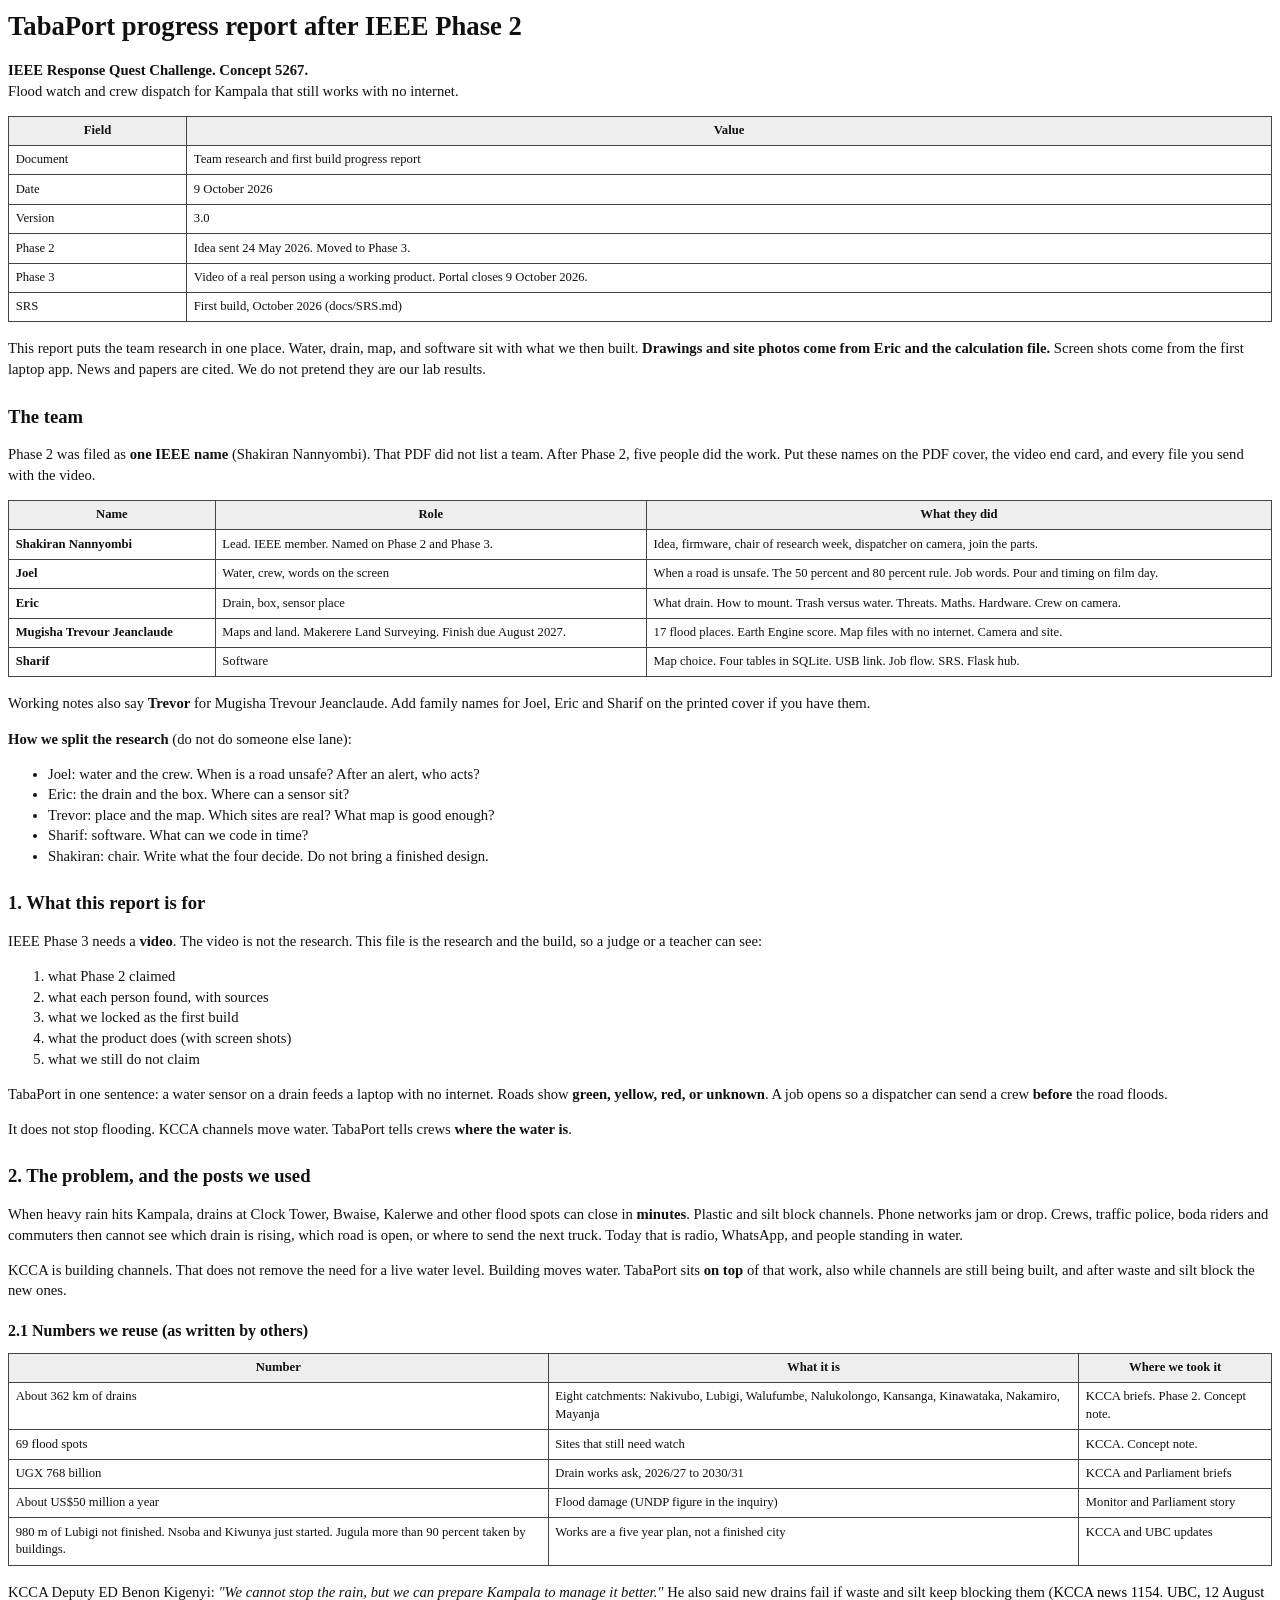
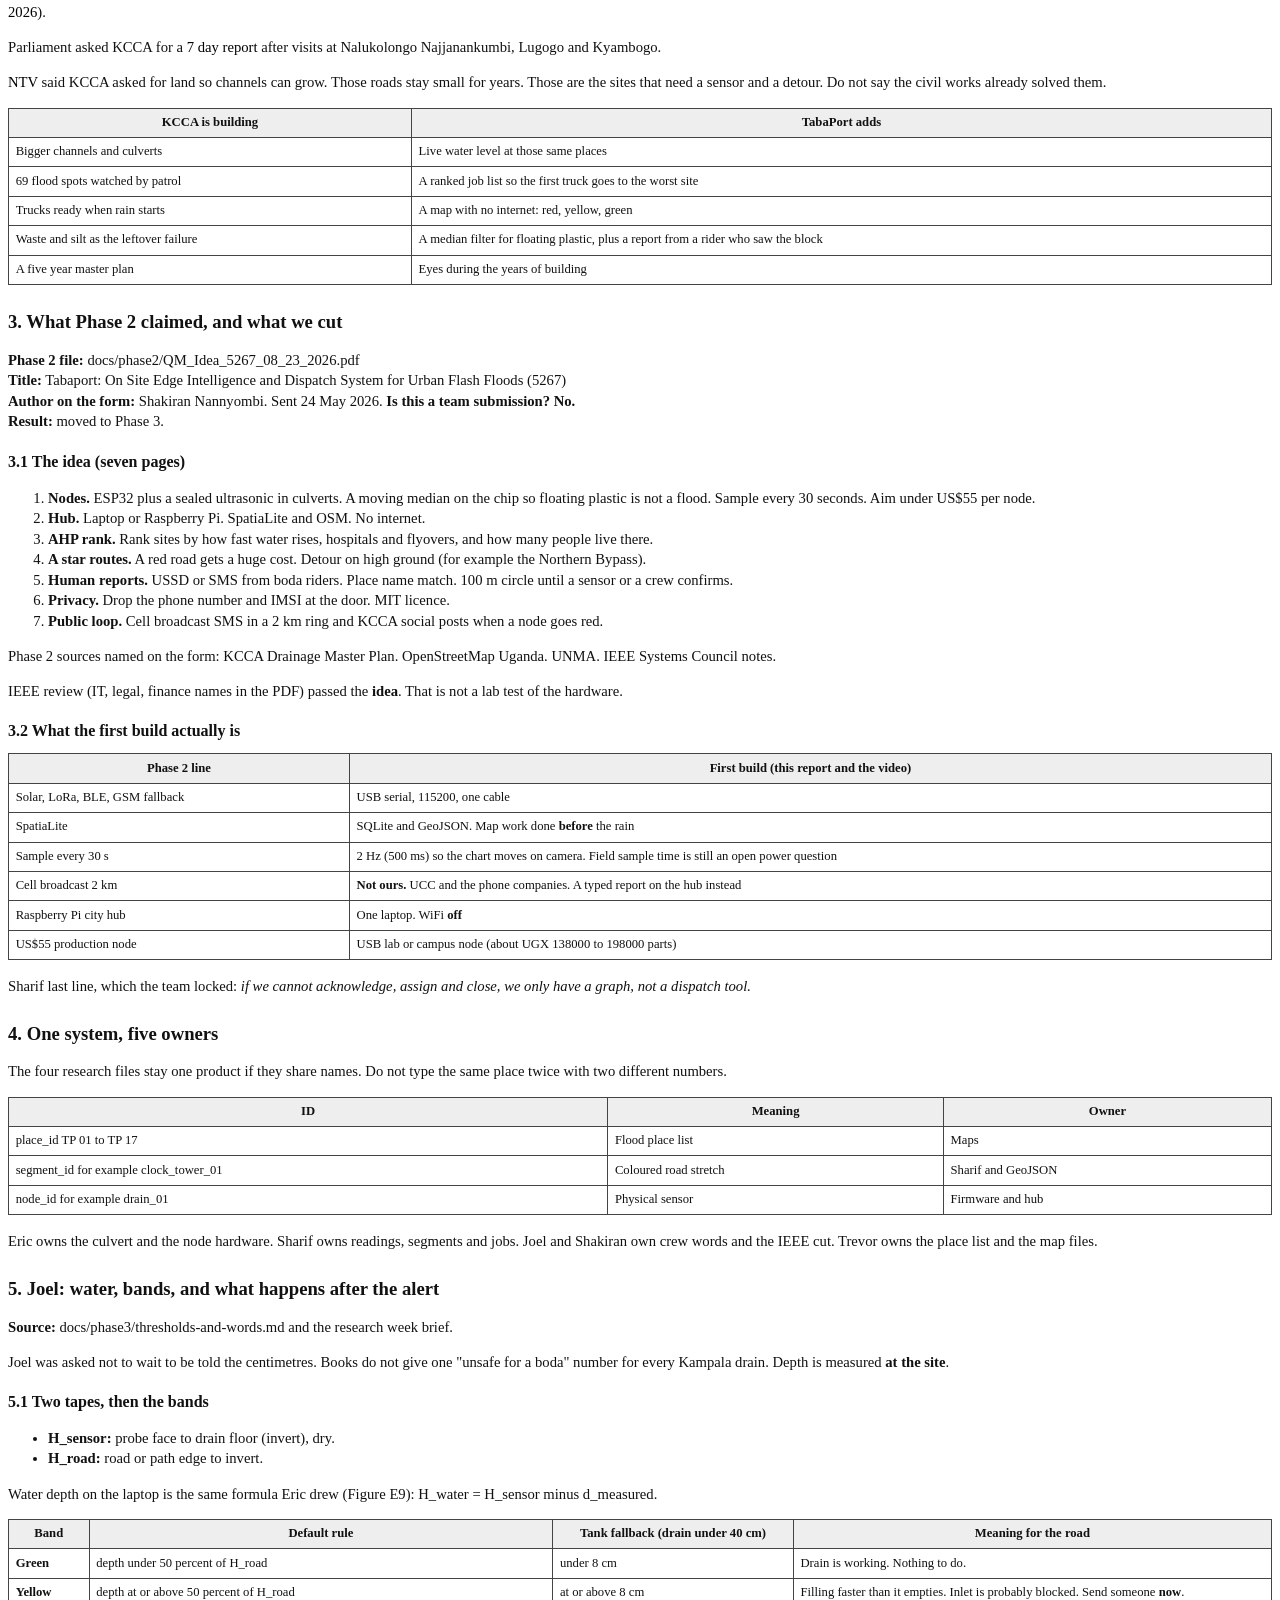
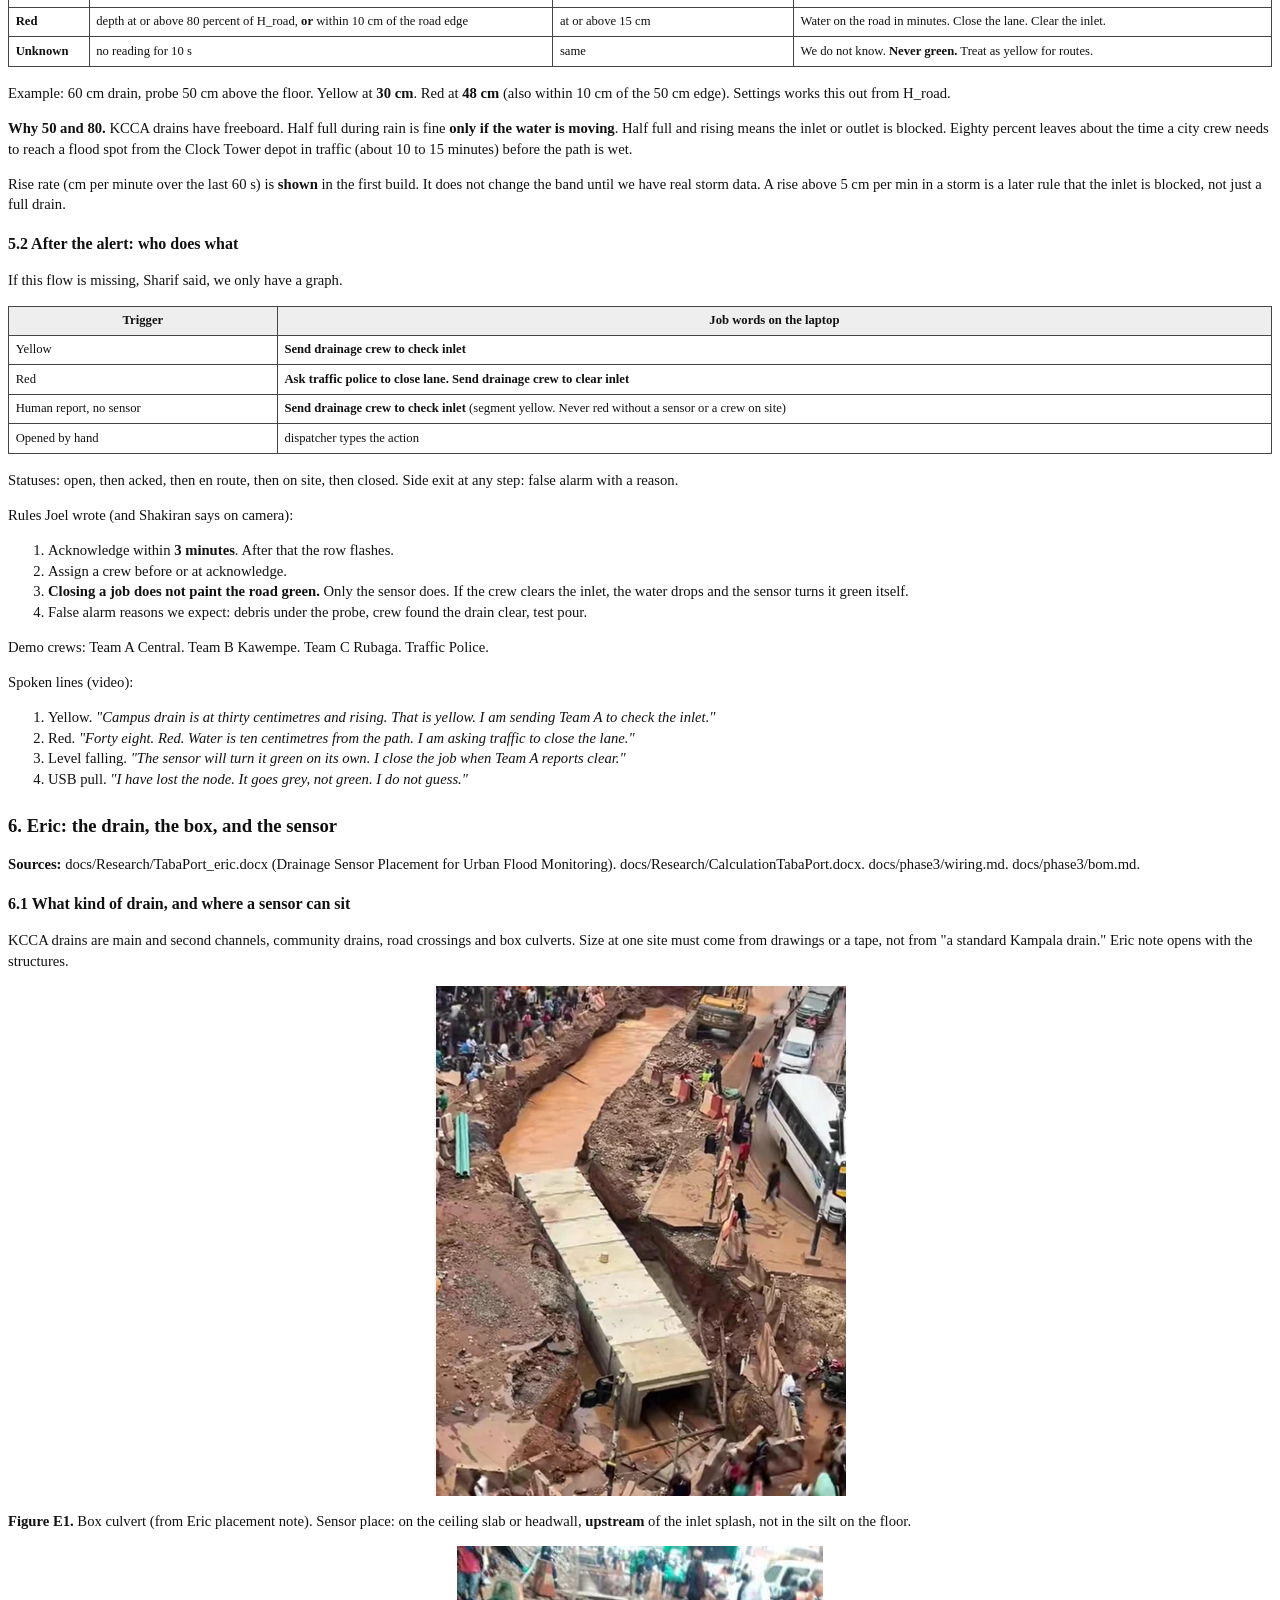
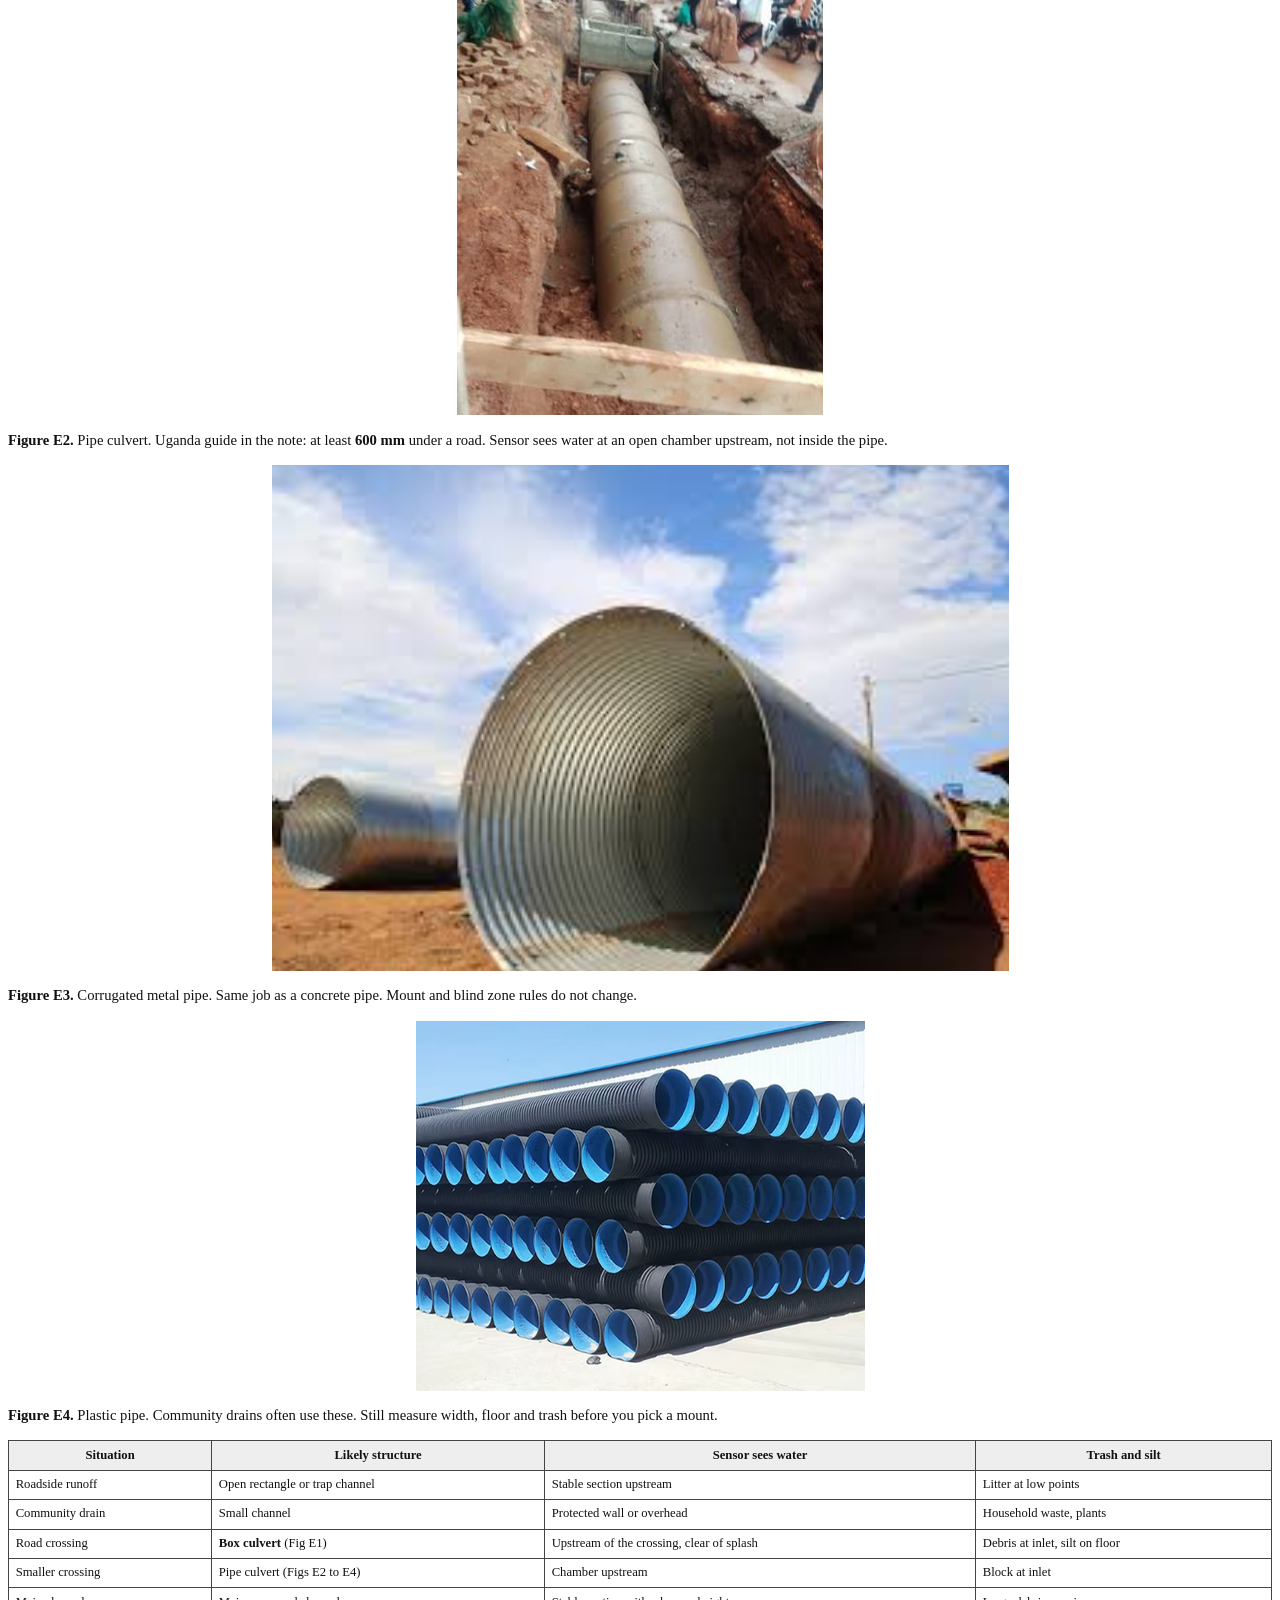
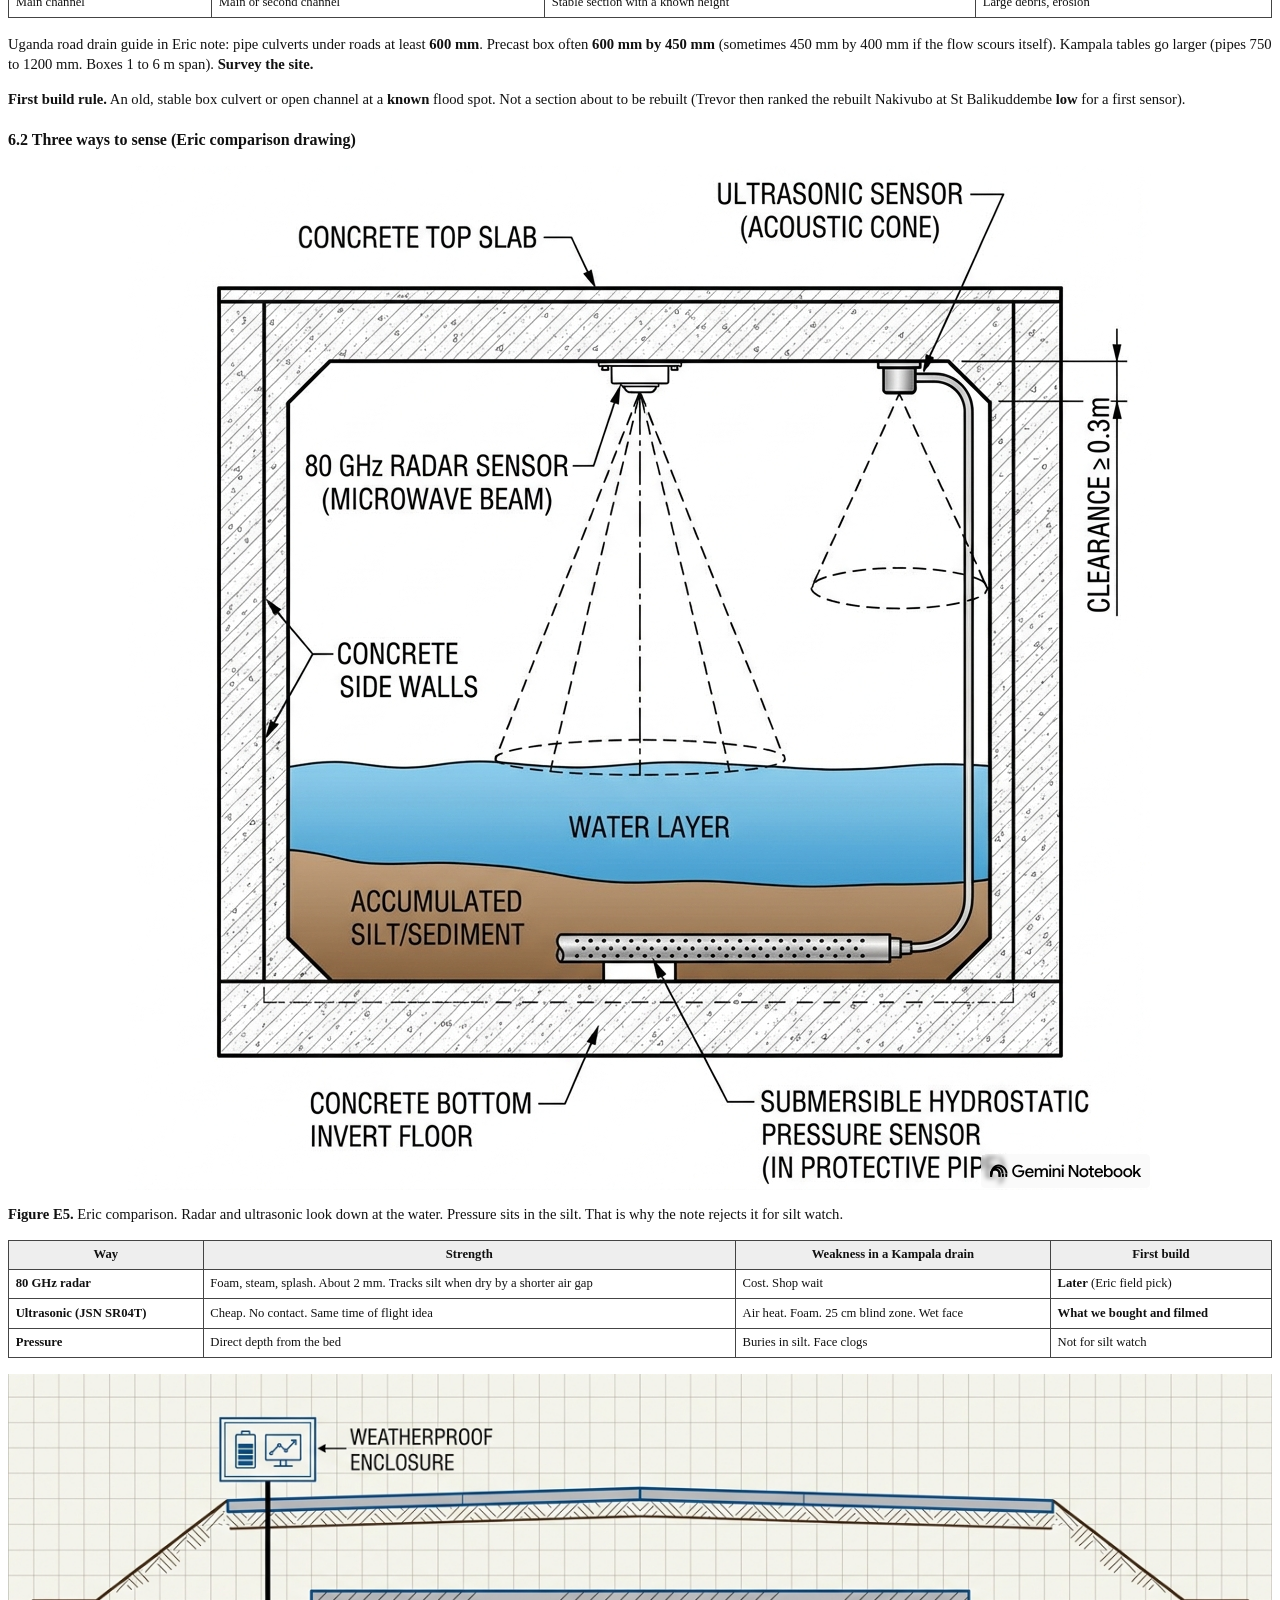
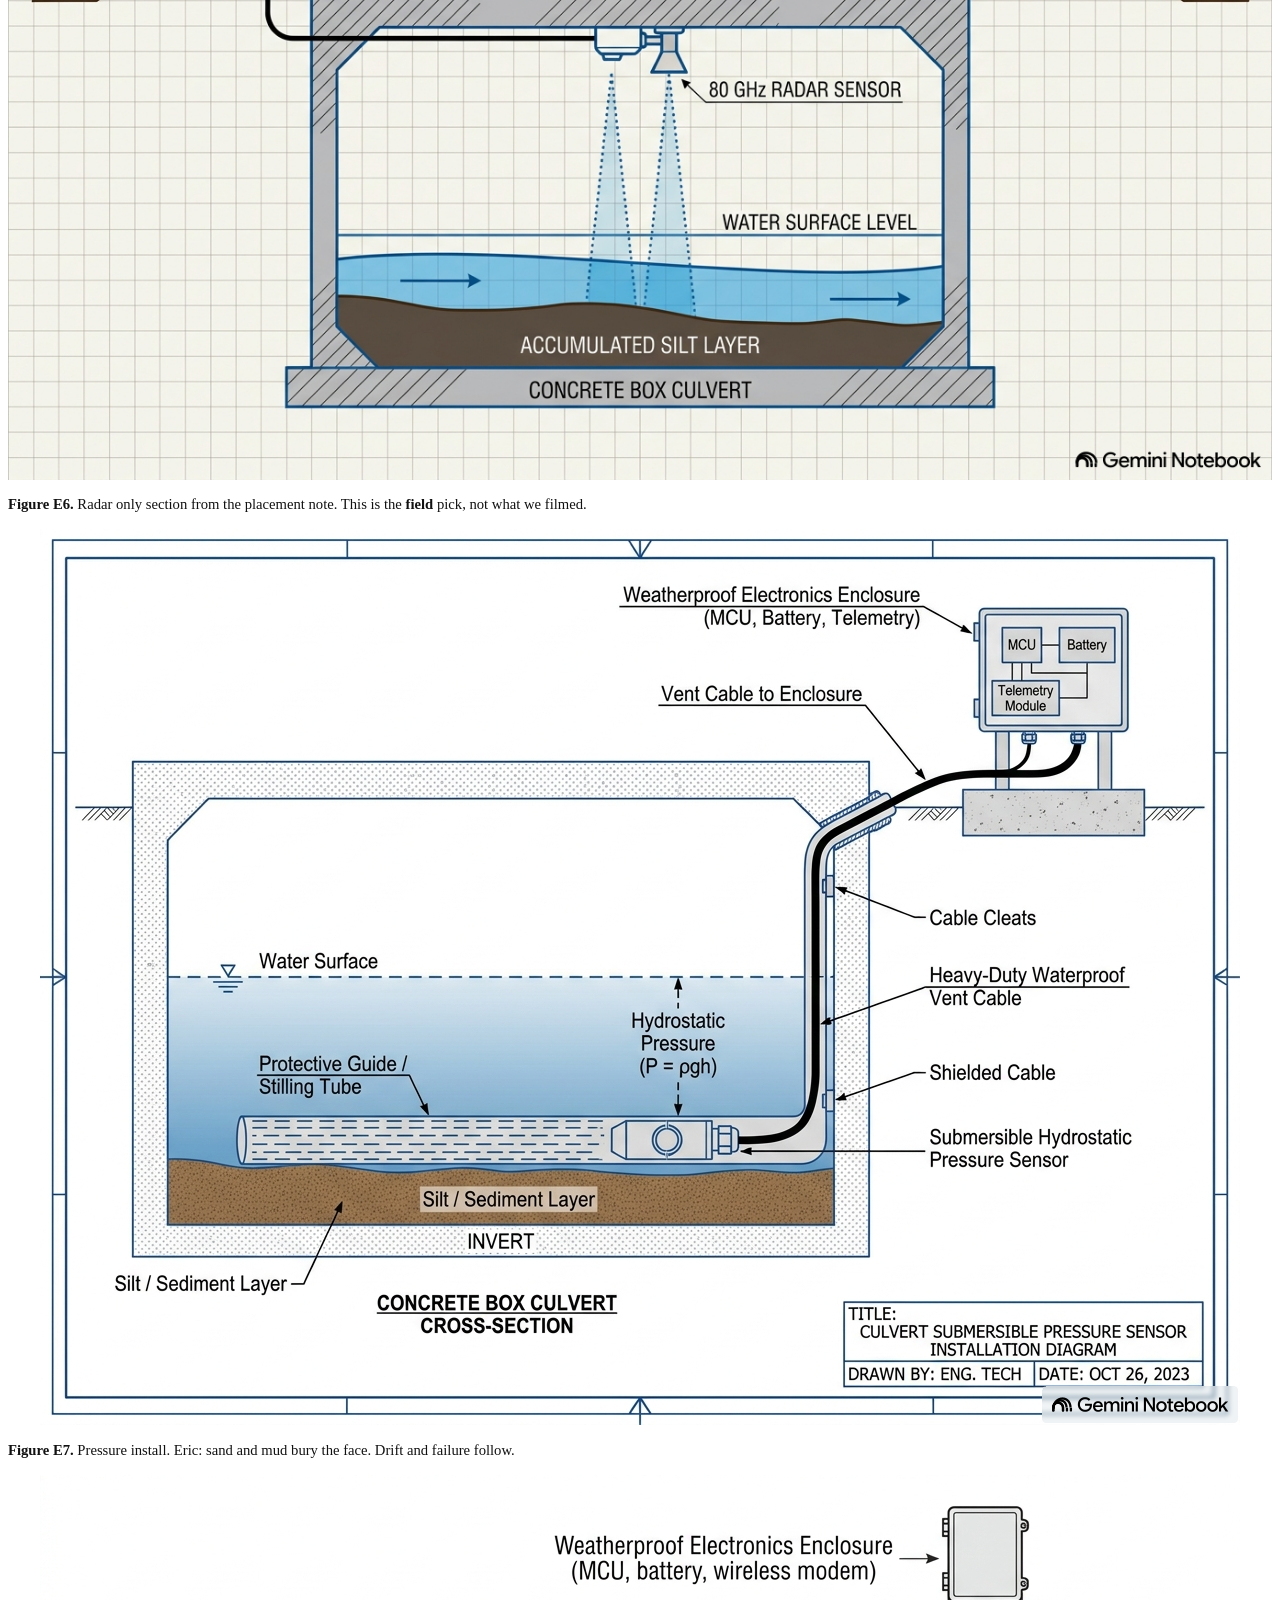
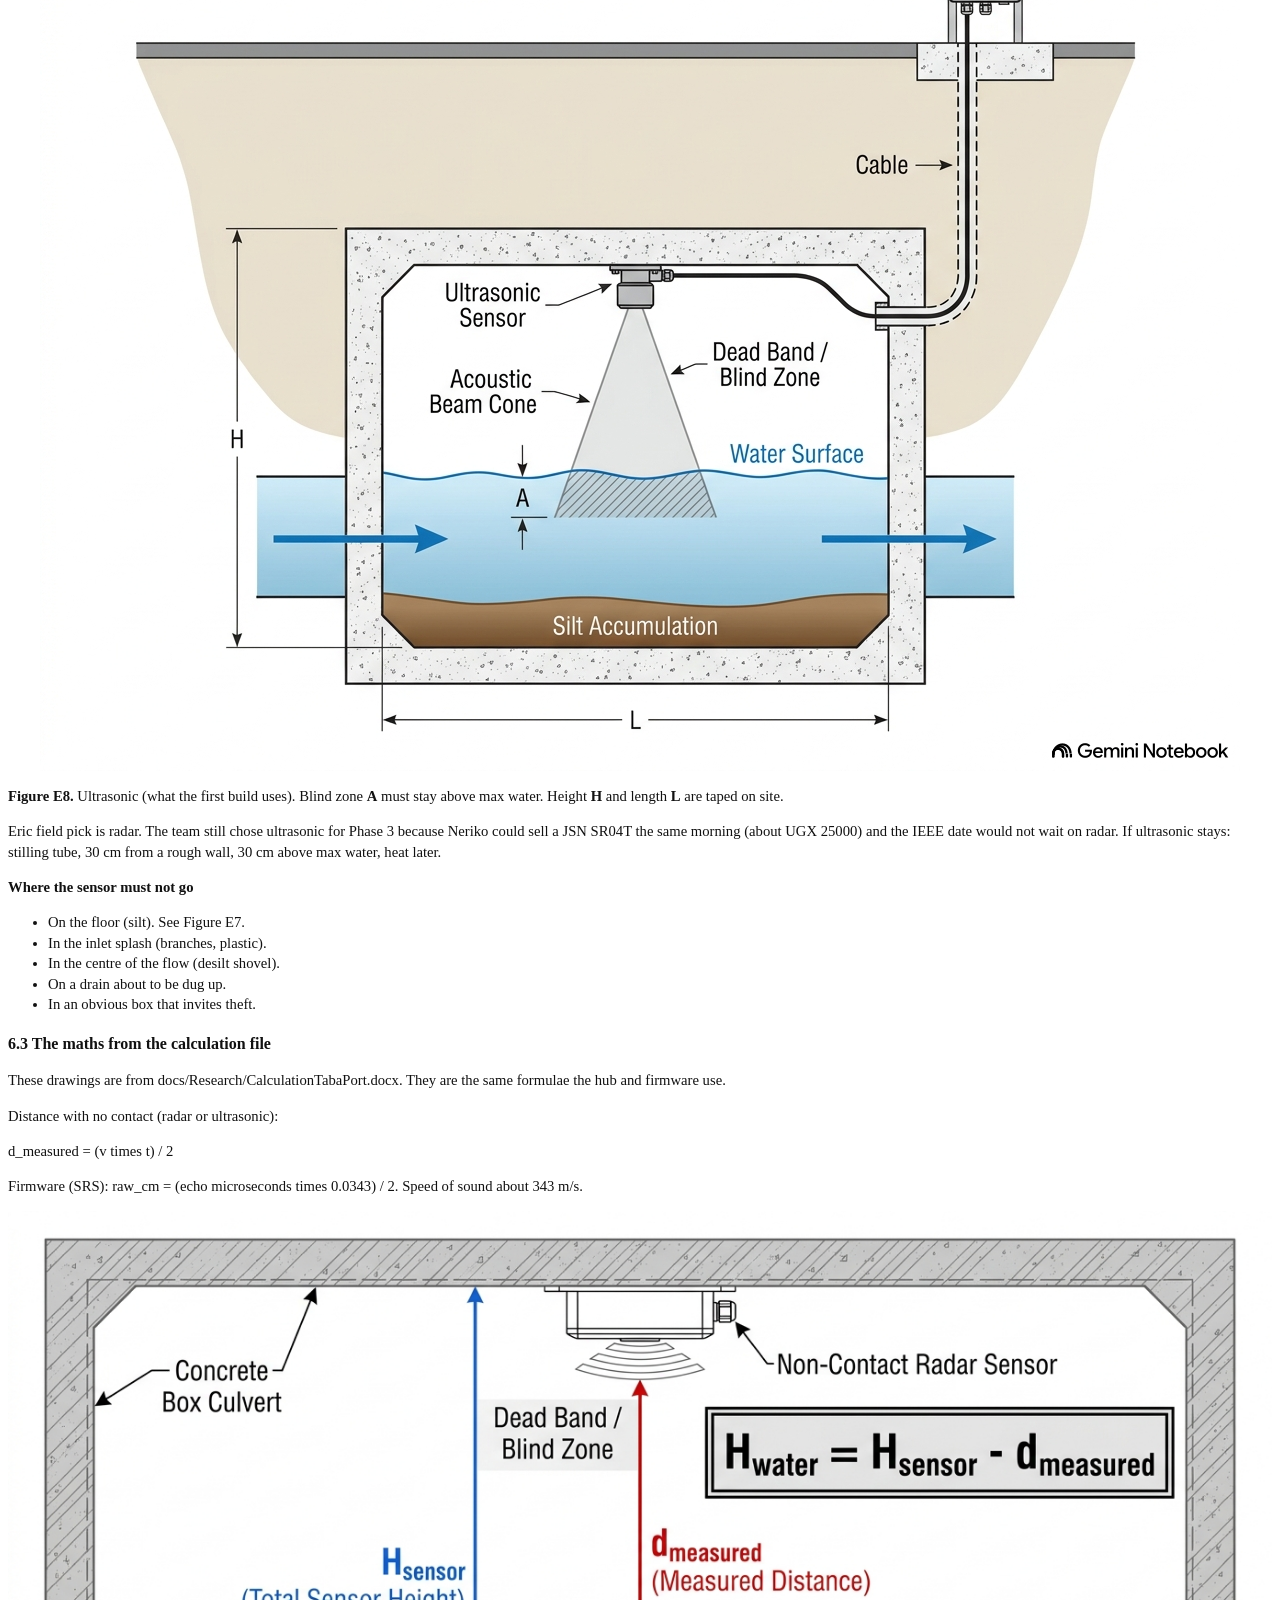
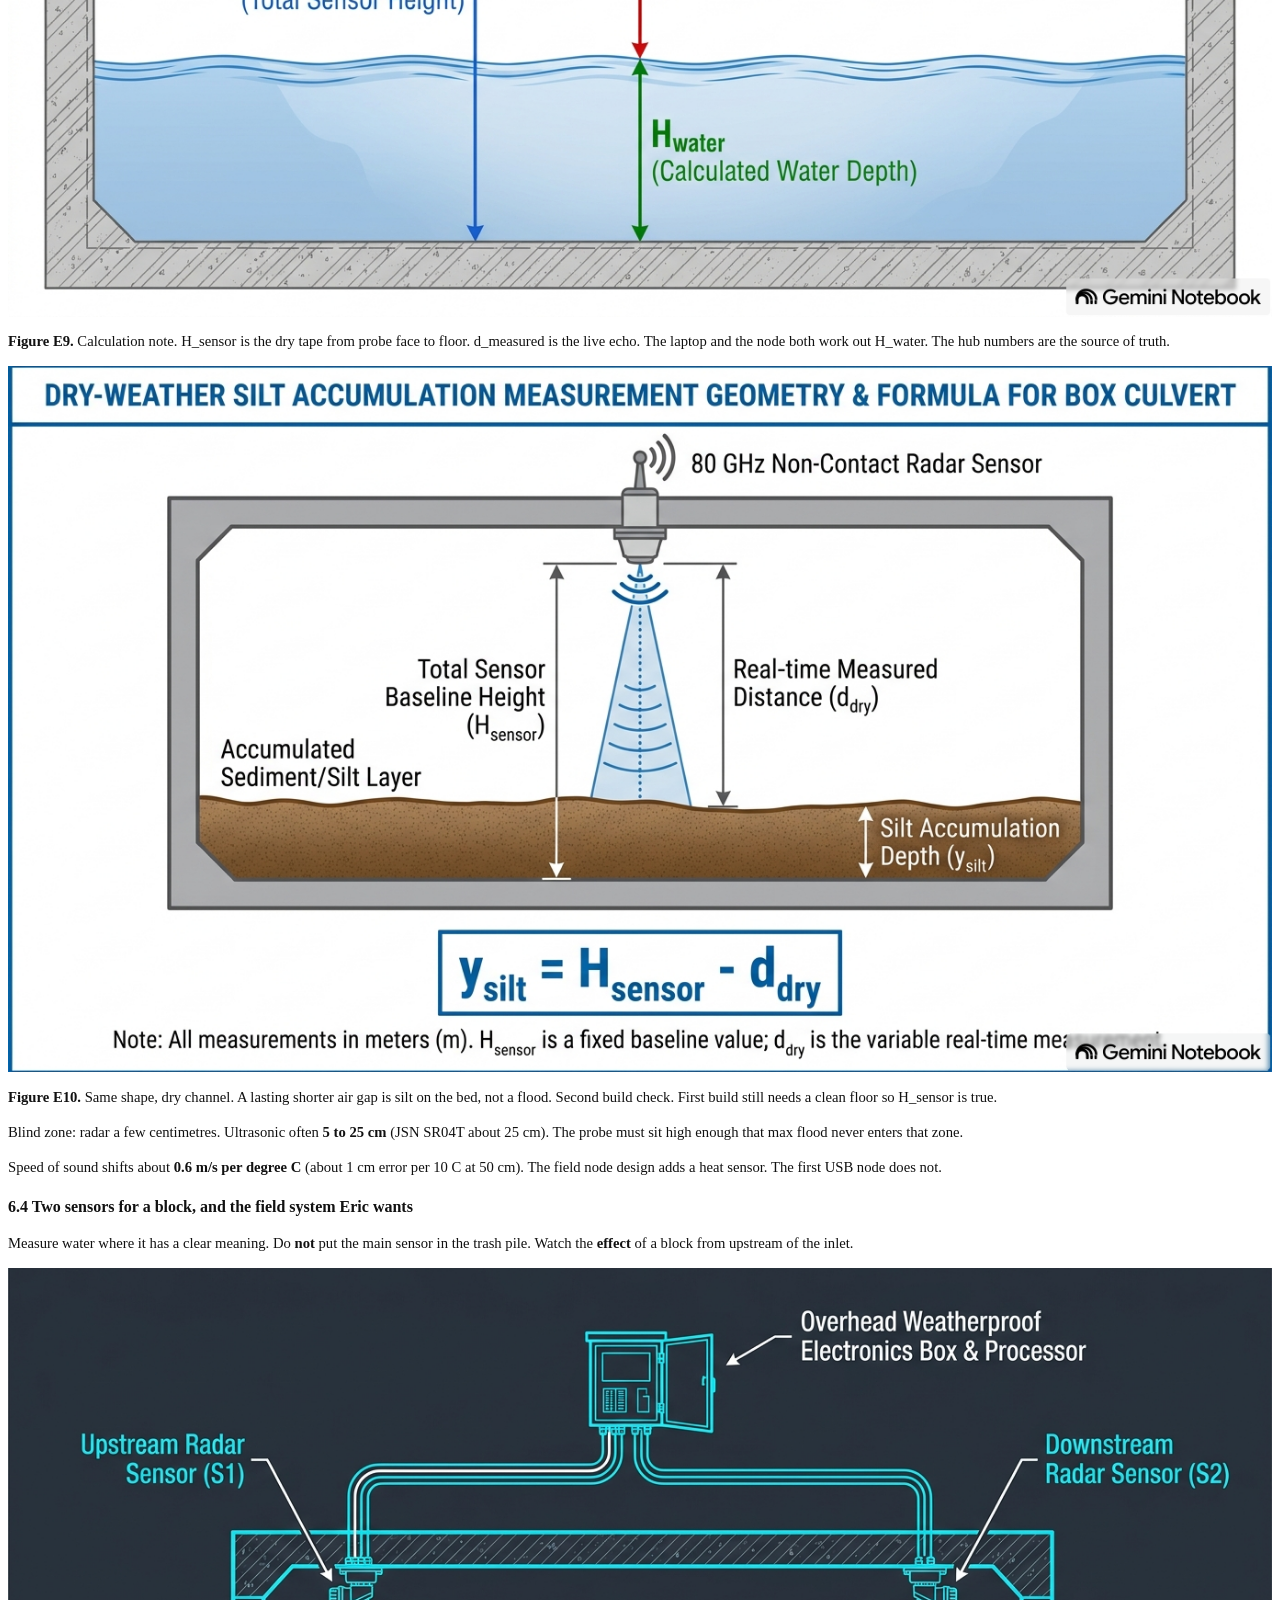
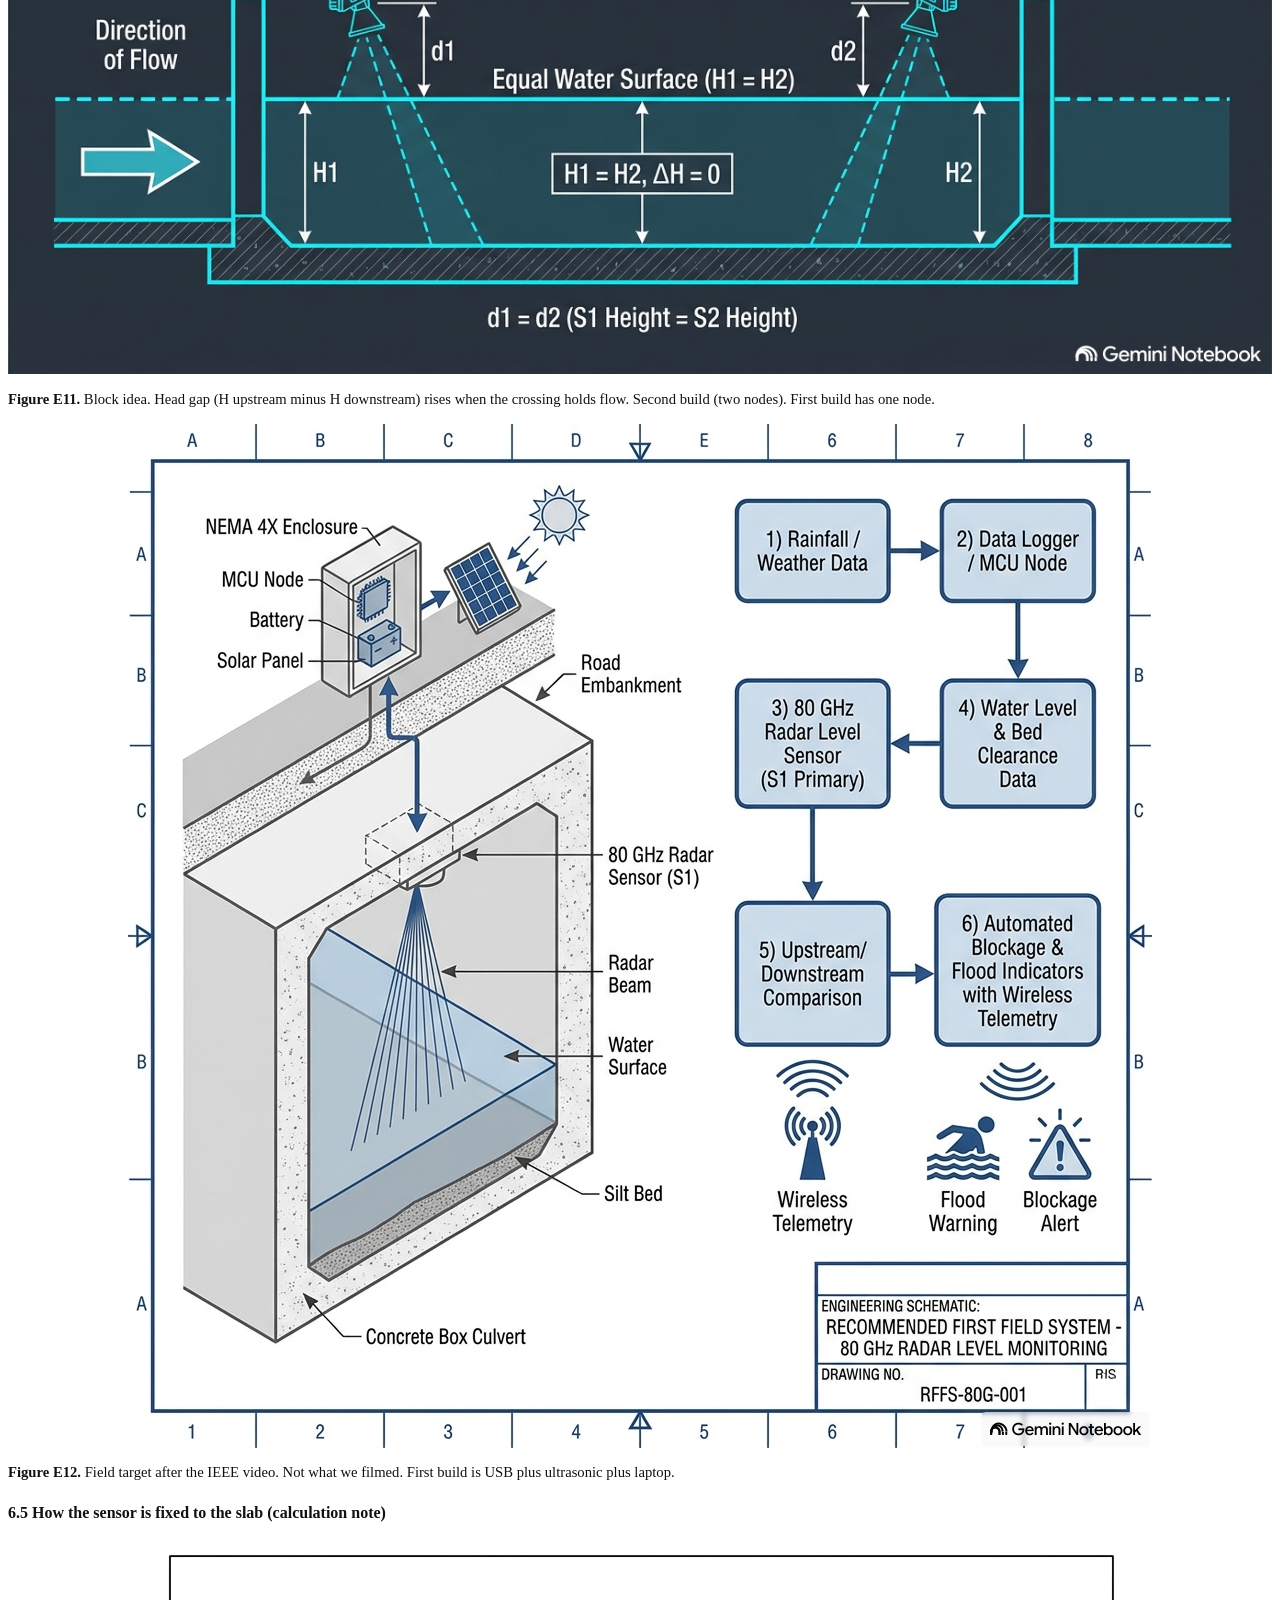
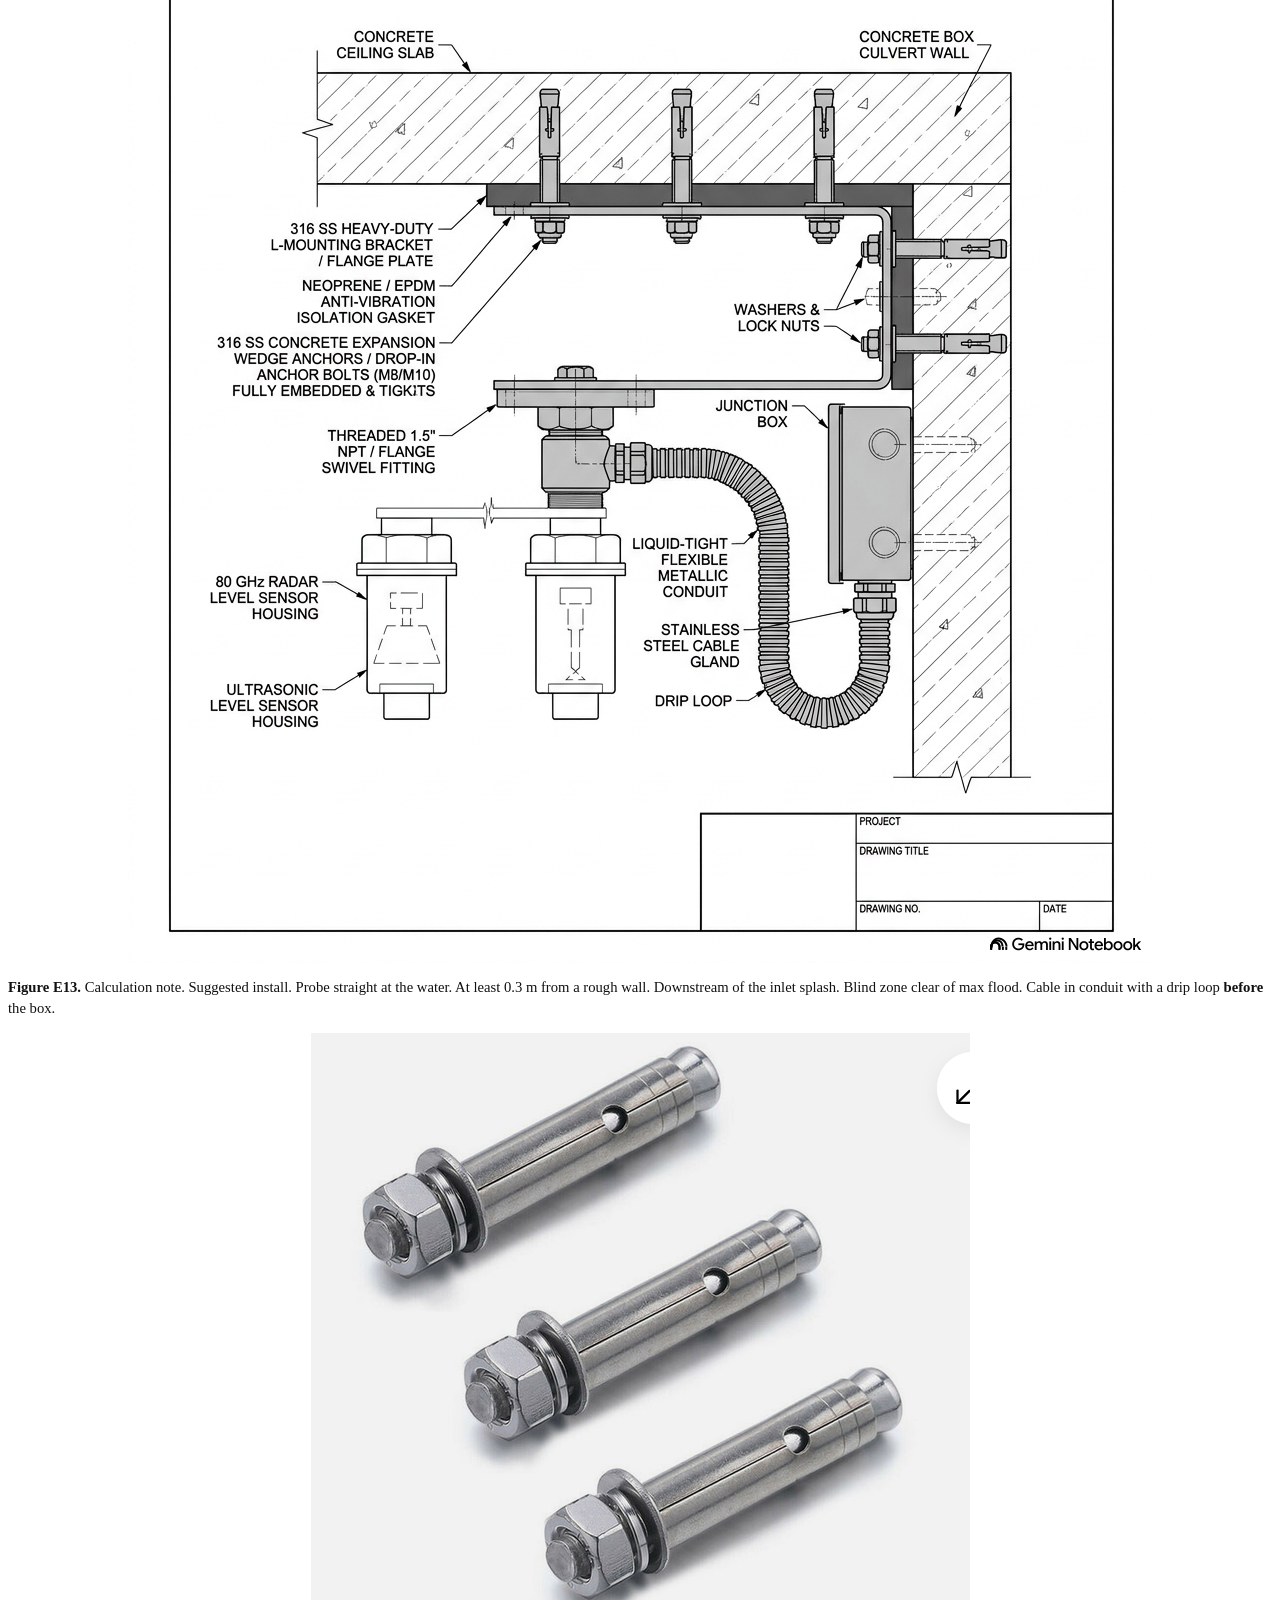
<file: docs/_progress_report_print.html>
<!DOCTYPE html><html lang="en"><head><meta charset="utf-8">
<title>TabaPort progress report after IEEE Phase 2</title>
<style>
@page { size: A4; margin: 16mm 14mm 18mm 14mm; }
html, body { font-family: "Liberation Serif", "Times New Roman", Times, serif; font-size: 11pt; line-height: 1.4; color: #111; }
h1 { font-size: 20pt; margin: 0 0 10pt; }
h2 { font-size: 14pt; margin: 18pt 0 8pt; page-break-after: avoid; }
h3 { font-size: 12pt; margin: 14pt 0 6pt; page-break-after: avoid; }
p, li { orphans: 3; widows: 3; }
table { border-collapse: collapse; width: 100%; font-size: 9.5pt; margin: 8pt 0 12pt; }
th, td { border: 1px solid #444; padding: 4pt 5pt; vertical-align: top; }
th { background: #eee; }
img { max-width: 100%; height: auto; display: block; margin: 8pt auto; page-break-inside: avoid; }
strong { font-weight: 700; }
code, pre { font-family: "Liberation Mono", Consolas, monospace; font-size: 8.5pt; }
pre { background: #f4f4f4; padding: 8pt; overflow: hidden; white-space: pre-wrap; }
hr { display: none; }
a { color: #000; text-decoration: none; }
</style></head><body><h1>TabaPort progress report after IEEE Phase 2</h1>
<p><strong>IEEE Response Quest Challenge. Concept 5267.</strong><br />
Flood watch and crew dispatch for Kampala that still works with no internet.</p>
<table>
<thead>
<tr>
<th>Field</th>
<th>Value</th>
</tr>
</thead>
<tbody>
<tr>
<td>Document</td>
<td>Team research and first build progress report</td>
</tr>
<tr>
<td>Date</td>
<td>9 October 2026</td>
</tr>
<tr>
<td>Version</td>
<td>3.0</td>
</tr>
<tr>
<td>Phase 2</td>
<td>Idea sent 24 May 2026. Moved to Phase 3.</td>
</tr>
<tr>
<td>Phase 3</td>
<td>Video of a real person using a working product. Portal closes 9 October 2026.</td>
</tr>
<tr>
<td>SRS</td>
<td>First build, October 2026 (docs/SRS.md)</td>
</tr>
</tbody>
</table>
<p>This report puts the team research in one place. Water, drain, map, and software sit with what we then built. <strong>Drawings and site photos come from Eric and the calculation file.</strong> Screen shots come from the first laptop app. News and papers are cited. We do not pretend they are our lab results.</p>
<h2>The team</h2>
<p>Phase 2 was filed as <strong>one IEEE name</strong> (Shakiran Nannyombi). That PDF did not list a team. After Phase 2, five people did the work. Put these names on the PDF cover, the video end card, and every file you send with the video.</p>
<table>
<thead>
<tr>
<th>Name</th>
<th>Role</th>
<th>What they did</th>
</tr>
</thead>
<tbody>
<tr>
<td><strong>Shakiran Nannyombi</strong></td>
<td>Lead. IEEE member. Named on Phase 2 and Phase 3.</td>
<td>Idea, firmware, chair of research week, dispatcher on camera, join the parts.</td>
</tr>
<tr>
<td><strong>Joel</strong></td>
<td>Water, crew, words on the screen</td>
<td>When a road is unsafe. The 50 percent and 80 percent rule. Job words. Pour and timing on film day.</td>
</tr>
<tr>
<td><strong>Eric</strong></td>
<td>Drain, box, sensor place</td>
<td>What drain. How to mount. Trash versus water. Threats. Maths. Hardware. Crew on camera.</td>
</tr>
<tr>
<td><strong>Mugisha Trevour Jeanclaude</strong></td>
<td>Maps and land. Makerere Land Surveying. Finish due August 2027.</td>
<td>17 flood places. Earth Engine score. Map files with no internet. Camera and site.</td>
</tr>
<tr>
<td><strong>Sharif</strong></td>
<td>Software</td>
<td>Map choice. Four tables in SQLite. USB link. Job flow. SRS. Flask hub.</td>
</tr>
</tbody>
</table>
<p>Working notes also say <strong>Trevor</strong> for Mugisha Trevour Jeanclaude. Add family names for Joel, Eric and Sharif on the printed cover if you have them.</p>
<p><strong>How we split the research</strong> (do not do someone else lane):</p>
<ul>
<li>Joel: water and the crew. When is a road unsafe? After an alert, who acts?</li>
<li>Eric: the drain and the box. Where can a sensor sit?</li>
<li>Trevor: place and the map. Which sites are real? What map is good enough?</li>
<li>Sharif: software. What can we code in time?</li>
<li>Shakiran: chair. Write what the four decide. Do not bring a finished design.</li>
</ul>
<h2>1. What this report is for</h2>
<p>IEEE Phase 3 needs a <strong>video</strong>. The video is not the research. This file is the research and the build, so a judge or a teacher can see:</p>
<ol>
<li>what Phase 2 claimed</li>
<li>what each person found, with sources</li>
<li>what we locked as the first build</li>
<li>what the product does (with screen shots)</li>
<li>what we still do not claim</li>
</ol>
<p>TabaPort in one sentence: a water sensor on a drain feeds a laptop with no internet. Roads show <strong>green, yellow, red, or unknown</strong>. A job opens so a dispatcher can send a crew <strong>before</strong> the road floods.</p>
<p>It does not stop flooding. KCCA channels move water. TabaPort tells crews <strong>where the water is</strong>.</p>
<h2>2. The problem, and the posts we used</h2>
<p>When heavy rain hits Kampala, drains at Clock Tower, Bwaise, Kalerwe and other flood spots can close in <strong>minutes</strong>. Plastic and silt block channels. Phone networks jam or drop. Crews, traffic police, boda riders and commuters then cannot see which drain is rising, which road is open, or where to send the next truck. Today that is radio, WhatsApp, and people standing in water.</p>
<p>KCCA is building channels. That does not remove the need for a live water level. Building moves water. TabaPort sits <strong>on top</strong> of that work, also while channels are still being built, and after waste and silt block the new ones.</p>
<h3>2.1 Numbers we reuse (as written by others)</h3>
<table>
<thead>
<tr>
<th>Number</th>
<th>What it is</th>
<th>Where we took it</th>
</tr>
</thead>
<tbody>
<tr>
<td>About 362 km of drains</td>
<td>Eight catchments: Nakivubo, Lubigi, Walufumbe, Nalukolongo, Kansanga, Kinawataka, Nakamiro, Mayanja</td>
<td>KCCA briefs. Phase 2. Concept note.</td>
</tr>
<tr>
<td>69 flood spots</td>
<td>Sites that still need watch</td>
<td>KCCA. Concept note.</td>
</tr>
<tr>
<td>UGX 768 billion</td>
<td>Drain works ask, 2026/27 to 2030/31</td>
<td>KCCA and Parliament briefs</td>
</tr>
<tr>
<td>About US$50 million a year</td>
<td>Flood damage (UNDP figure in the inquiry)</td>
<td>Monitor and Parliament story</td>
</tr>
<tr>
<td>980 m of Lubigi not finished. Nsoba and Kiwunya just started. Jugula more than 90 percent taken by buildings.</td>
<td>Works are a five year plan, not a finished city</td>
<td>KCCA and UBC updates</td>
</tr>
</tbody>
</table>
<p>KCCA Deputy ED Benon Kigenyi: <em>"We cannot stop the rain, but we can prepare Kampala to manage it better."</em> He also said new drains fail if waste and silt keep blocking them (<a href="https://www.kcca.go.ug/news/1154/">KCCA news 1154</a>. <a href="https://ubc.go.ug/2026/08/12/kcca-steps-up-drainage-works-to-tackle-flooding-in-kampala/">UBC, 12 August 2026</a>).</p>
<p>Parliament asked KCCA for a <a href="https://www.monitor.co.ug/uganda/news/national/parliament-gives-kcca-7-days-to-explain-kampala-flooding-5543126">7 day report</a> after visits at Nalukolongo Najjanankumbi, Lugogo and Kyambogo.</p>
<p><a href="https://ntv.co.ug/news/kcca-urges-land-donation-to-solve-kampala-flooding">NTV</a> said KCCA asked for land so channels can grow. Those roads stay small for years. Those are the sites that need a sensor and a detour. Do not say the civil works already solved them.</p>
<table>
<thead>
<tr>
<th>KCCA is building</th>
<th>TabaPort adds</th>
</tr>
</thead>
<tbody>
<tr>
<td>Bigger channels and culverts</td>
<td>Live water level at those same places</td>
</tr>
<tr>
<td>69 flood spots watched by patrol</td>
<td>A ranked job list so the first truck goes to the worst site</td>
</tr>
<tr>
<td>Trucks ready when rain starts</td>
<td>A map with no internet: red, yellow, green</td>
</tr>
<tr>
<td>Waste and silt as the leftover failure</td>
<td>A median filter for floating plastic, plus a report from a rider who saw the block</td>
</tr>
<tr>
<td>A five year master plan</td>
<td>Eyes during the years of building</td>
</tr>
</tbody>
</table>
<h2>3. What Phase 2 claimed, and what we cut</h2>
<p><strong>Phase 2 file:</strong> docs/phase2/QM_Idea_5267_08_23_2026.pdf<br />
<strong>Title:</strong> Tabaport: On Site Edge Intelligence and Dispatch System for Urban Flash Floods (5267)<br />
<strong>Author on the form:</strong> Shakiran Nannyombi. Sent 24 May 2026. <strong>Is this a team submission? No.</strong><br />
<strong>Result:</strong> moved to Phase 3.</p>
<h3>3.1 The idea (seven pages)</h3>
<ol>
<li><strong>Nodes.</strong> ESP32 plus a sealed ultrasonic in culverts. A moving median on the chip so floating plastic is not a flood. Sample every 30 seconds. Aim under US$55 per node.</li>
<li><strong>Hub.</strong> Laptop or Raspberry Pi. SpatiaLite and OSM. No internet.</li>
<li><strong>AHP rank.</strong> Rank sites by how fast water rises, hospitals and flyovers, and how many people live there.</li>
<li><strong>A star routes.</strong> A red road gets a huge cost. Detour on high ground (for example the Northern Bypass).</li>
<li><strong>Human reports.</strong> USSD or SMS from boda riders. Place name match. 100 m circle until a sensor or a crew confirms.</li>
<li><strong>Privacy.</strong> Drop the phone number and IMSI at the door. MIT licence.</li>
<li><strong>Public loop.</strong> Cell broadcast SMS in a 2 km ring and KCCA social posts when a node goes red.</li>
</ol>
<p>Phase 2 sources named on the form: KCCA Drainage Master Plan. OpenStreetMap Uganda. UNMA. IEEE Systems Council notes.</p>
<p>IEEE review (IT, legal, finance names in the PDF) passed the <strong>idea</strong>. That is not a lab test of the hardware.</p>
<h3>3.2 What the first build actually is</h3>
<table>
<thead>
<tr>
<th>Phase 2 line</th>
<th>First build (this report and the video)</th>
</tr>
</thead>
<tbody>
<tr>
<td>Solar, LoRa, BLE, GSM fallback</td>
<td>USB serial, 115200, one cable</td>
</tr>
<tr>
<td>SpatiaLite</td>
<td>SQLite and GeoJSON. Map work done <strong>before</strong> the rain</td>
</tr>
<tr>
<td>Sample every 30 s</td>
<td>2 Hz (500 ms) so the chart moves on camera. Field sample time is still an open power question</td>
</tr>
<tr>
<td>Cell broadcast 2 km</td>
<td><strong>Not ours.</strong> UCC and the phone companies. A typed report on the hub instead</td>
</tr>
<tr>
<td>Raspberry Pi city hub</td>
<td>One laptop. WiFi <strong>off</strong></td>
</tr>
<tr>
<td>US$55 production node</td>
<td>USB lab or campus node (about UGX 138000 to 198000 parts)</td>
</tr>
</tbody>
</table>
<p>Sharif last line, which the team locked: <em>if we cannot acknowledge, assign and close, we only have a graph, not a dispatch tool.</em></p>
<h2>4. One system, five owners</h2>
<p>The four research files stay one product if they share names. Do not type the same place twice with two different numbers.</p>
<table>
<thead>
<tr>
<th>ID</th>
<th>Meaning</th>
<th>Owner</th>
</tr>
</thead>
<tbody>
<tr>
<td>place_id TP 01 to TP 17</td>
<td>Flood place list</td>
<td>Maps</td>
</tr>
<tr>
<td>segment_id for example clock_tower_01</td>
<td>Coloured road stretch</td>
<td>Sharif and GeoJSON</td>
</tr>
<tr>
<td>node_id for example drain_01</td>
<td>Physical sensor</td>
<td>Firmware and hub</td>
</tr>
</tbody>
</table>
<p>Eric owns the culvert and the node hardware. Sharif owns readings, segments and jobs. Joel and Shakiran own crew words and the IEEE cut. Trevor owns the place list and the map files.</p>
<h2>5. Joel: water, bands, and what happens after the alert</h2>
<p><strong>Source:</strong> docs/phase3/thresholds-and-words.md and the research week brief.</p>
<p>Joel was asked not to wait to be told the centimetres. Books do not give one "unsafe for a boda" number for every Kampala drain. Depth is measured <strong>at the site</strong>.</p>
<h3>5.1 Two tapes, then the bands</h3>
<ul>
<li><strong>H_sensor:</strong> probe face to drain floor (invert), dry.</li>
<li><strong>H_road:</strong> road or path edge to invert.</li>
</ul>
<p>Water depth on the laptop is the same formula Eric drew (Figure E9): H_water = H_sensor minus d_measured.</p>
<table>
<thead>
<tr>
<th>Band</th>
<th>Default rule</th>
<th>Tank fallback (drain under 40 cm)</th>
<th>Meaning for the road</th>
</tr>
</thead>
<tbody>
<tr>
<td><strong>Green</strong></td>
<td>depth under 50 percent of H_road</td>
<td>under 8 cm</td>
<td>Drain is working. Nothing to do.</td>
</tr>
<tr>
<td><strong>Yellow</strong></td>
<td>depth at or above 50 percent of H_road</td>
<td>at or above 8 cm</td>
<td>Filling faster than it empties. Inlet is probably blocked. Send someone <strong>now</strong>.</td>
</tr>
<tr>
<td><strong>Red</strong></td>
<td>depth at or above 80 percent of H_road, <strong>or</strong> within 10 cm of the road edge</td>
<td>at or above 15 cm</td>
<td>Water on the road in minutes. Close the lane. Clear the inlet.</td>
</tr>
<tr>
<td><strong>Unknown</strong></td>
<td>no reading for 10 s</td>
<td>same</td>
<td>We do not know. <strong>Never green.</strong> Treat as yellow for routes.</td>
</tr>
</tbody>
</table>
<p>Example: 60 cm drain, probe 50 cm above the floor. Yellow at <strong>30 cm</strong>. Red at <strong>48 cm</strong> (also within 10 cm of the 50 cm edge). Settings works this out from H_road.</p>
<p><strong>Why 50 and 80.</strong> KCCA drains have freeboard. Half full during rain is fine <strong>only if the water is moving</strong>. Half full and rising means the inlet or outlet is blocked. Eighty percent leaves about the time a city crew needs to reach a flood spot from the Clock Tower depot in traffic (about 10 to 15 minutes) before the path is wet.</p>
<p>Rise rate (cm per minute over the last 60 s) is <strong>shown</strong> in the first build. It does not change the band until we have real storm data. A rise above 5 cm per min in a storm is a later rule that the inlet is blocked, not just a full drain.</p>
<h3>5.2 After the alert: who does what</h3>
<p>If this flow is missing, Sharif said, we only have a graph.</p>
<table>
<thead>
<tr>
<th>Trigger</th>
<th>Job words on the laptop</th>
</tr>
</thead>
<tbody>
<tr>
<td>Yellow</td>
<td><strong>Send drainage crew to check inlet</strong></td>
</tr>
<tr>
<td>Red</td>
<td><strong>Ask traffic police to close lane. Send drainage crew to clear inlet</strong></td>
</tr>
<tr>
<td>Human report, no sensor</td>
<td><strong>Send drainage crew to check inlet</strong> (segment yellow. Never red without a sensor or a crew on site)</td>
</tr>
<tr>
<td>Opened by hand</td>
<td>dispatcher types the action</td>
</tr>
</tbody>
</table>
<p>Statuses: open, then acked, then en route, then on site, then closed. Side exit at any step: false alarm with a reason.</p>
<p>Rules Joel wrote (and Shakiran says on camera):</p>
<ol>
<li>Acknowledge within <strong>3 minutes</strong>. After that the row flashes.</li>
<li>Assign a crew before or at acknowledge.</li>
<li><strong>Closing a job does not paint the road green.</strong> Only the sensor does. If the crew clears the inlet, the water drops and the sensor turns it green itself.</li>
<li>False alarm reasons we expect: debris under the probe, crew found the drain clear, test pour.</li>
</ol>
<p>Demo crews: Team A Central. Team B Kawempe. Team C Rubaga. Traffic Police.</p>
<p>Spoken lines (video):</p>
<ol>
<li>Yellow. <em>"Campus drain is at thirty centimetres and rising. That is yellow. I am sending Team A to check the inlet."</em></li>
<li>Red. <em>"Forty eight. Red. Water is ten centimetres from the path. I am asking traffic to close the lane."</em></li>
<li>Level falling. <em>"The sensor will turn it green on its own. I close the job when Team A reports clear."</em></li>
<li>USB pull. <em>"I have lost the node. It goes grey, not green. I do not guess."</em></li>
</ol>
<h2>6. Eric: the drain, the box, and the sensor</h2>
<p><strong>Sources:</strong> docs/Research/TabaPort_eric.docx (Drainage Sensor Placement for Urban Flood Monitoring). docs/Research/CalculationTabaPort.docx. docs/phase3/wiring.md. docs/phase3/bom.md.</p>
<h3>6.1 What kind of drain, and where a sensor can sit</h3>
<p>KCCA drains are main and second channels, community drains, road crossings and box culverts. Size at one site must come from drawings or a tape, not from "a standard Kampala drain." Eric note opens with the structures.</p>
<p><img alt="Figure E1. Concrete box culvert being set in an open cut. This is the first structure Eric recommends." src="Research/extracted-figures/eric/image1.png" /></p>
<p><strong>Figure E1.</strong> Box culvert (from Eric placement note). Sensor place: on the ceiling slab or headwall, <strong>upstream</strong> of the inlet splash, not in the silt on the floor.</p>
<p><img alt="Figure E2. Concrete pipe culvert in a trench. Smaller road crossing." src="Research/extracted-figures/eric/image2.png" /></p>
<p><strong>Figure E2.</strong> Pipe culvert. Uganda guide in the note: at least <strong>600 mm</strong> under a road. Sensor sees water at an open chamber upstream, not inside the pipe.</p>
<p><img alt="Figure E3. Corrugated metal pipe stock." src="Research/extracted-figures/eric/image3.png" /></p>
<p><strong>Figure E3.</strong> Corrugated metal pipe. Same job as a concrete pipe. Mount and blind zone rules do not change.</p>
<p><img alt="Figure E4. Plastic culvert pipe stacked for install." src="Research/extracted-figures/eric/image4.png" /></p>
<p><strong>Figure E4.</strong> Plastic pipe. Community drains often use these. Still measure width, floor and trash before you pick a mount.</p>
<table>
<thead>
<tr>
<th>Situation</th>
<th>Likely structure</th>
<th>Sensor sees water</th>
<th>Trash and silt</th>
</tr>
</thead>
<tbody>
<tr>
<td>Roadside runoff</td>
<td>Open rectangle or trap channel</td>
<td>Stable section upstream</td>
<td>Litter at low points</td>
</tr>
<tr>
<td>Community drain</td>
<td>Small channel</td>
<td>Protected wall or overhead</td>
<td>Household waste, plants</td>
</tr>
<tr>
<td>Road crossing</td>
<td><strong>Box culvert</strong> (Fig E1)</td>
<td>Upstream of the crossing, clear of splash</td>
<td>Debris at inlet, silt on floor</td>
</tr>
<tr>
<td>Smaller crossing</td>
<td>Pipe culvert (Figs E2 to E4)</td>
<td>Chamber upstream</td>
<td>Block at inlet</td>
</tr>
<tr>
<td>Main channel</td>
<td>Main or second channel</td>
<td>Stable section with a known height</td>
<td>Large debris, erosion</td>
</tr>
</tbody>
</table>
<p>Uganda road drain guide in Eric note: pipe culverts under roads at least <strong>600 mm</strong>. Precast box often <strong>600 mm by 450 mm</strong> (sometimes 450 mm by 400 mm if the flow scours itself). Kampala tables go larger (pipes 750 to 1200 mm. Boxes 1 to 6 m span). <strong>Survey the site.</strong></p>
<p><strong>First build rule.</strong> An old, stable box culvert or open channel at a <strong>known</strong> flood spot. Not a section about to be rebuilt (Trevor then ranked the rebuilt Nakivubo at St Balikuddembe <strong>low</strong> for a first sensor).</p>
<h3>6.2 Three ways to sense (Eric comparison drawing)</h3>
<p><img alt="Figure E5. One box culvert, three ways: 80 GHz radar from the slab, ultrasonic with at least 0.3 m from the wall, pressure in a stilling tube on the floor." src="Research/extracted-figures/eric/image6.png" /></p>
<p><strong>Figure E5.</strong> Eric comparison. Radar and ultrasonic look down at the water. Pressure sits in the silt. That is why the note rejects it for silt watch.</p>
<table>
<thead>
<tr>
<th>Way</th>
<th>Strength</th>
<th>Weakness in a Kampala drain</th>
<th>First build</th>
</tr>
</thead>
<tbody>
<tr>
<td><strong>80 GHz radar</strong></td>
<td>Foam, steam, splash. About 2 mm. Tracks silt when dry by a shorter air gap</td>
<td>Cost. Shop wait</td>
<td><strong>Later</strong> (Eric field pick)</td>
</tr>
<tr>
<td><strong>Ultrasonic (JSN SR04T)</strong></td>
<td>Cheap. No contact. Same time of flight idea</td>
<td>Air heat. Foam. 25 cm blind zone. Wet face</td>
<td><strong>What we bought and filmed</strong></td>
</tr>
<tr>
<td><strong>Pressure</strong></td>
<td>Direct depth from the bed</td>
<td>Buries in silt. Face clogs</td>
<td>Not for silt watch</td>
</tr>
</tbody>
</table>
<p><img alt="Figure E6. Field layout Eric likes: 80 GHz radar on the slab, weather box on the bank." src="Research/extracted-figures/eric/image7.png" /></p>
<p><strong>Figure E6.</strong> Radar only section from the placement note. This is the <strong>field</strong> pick, not what we filmed.</p>
<p><img alt="Figure E7. Why pressure is rejected for silt: the sensor lies on the floor, in a stilling tube, in the sediment." src="Research/extracted-figures/eric/image8.png" /></p>
<p><strong>Figure E7.</strong> Pressure install. Eric: sand and mud bury the face. Drift and failure follow.</p>
<p><img alt="Figure E8. Ultrasonic section. Sound cone, blind zone, silt on the floor, box on the bank." src="Research/extracted-figures/eric/image9.png" /></p>
<p><strong>Figure E8.</strong> Ultrasonic (what the first build uses). Blind zone <strong>A</strong> must stay above max water. Height <strong>H</strong> and length <strong>L</strong> are taped on site.</p>
<p>Eric field pick is radar. The team still chose ultrasonic for Phase 3 because Neriko could sell a JSN SR04T the same morning (about UGX 25000) and the IEEE date would not wait on radar. If ultrasonic stays: stilling tube, 30 cm from a rough wall, 30 cm above max water, heat later.</p>
<p><strong>Where the sensor must not go</strong></p>
<ul>
<li>On the floor (silt). See Figure E7.</li>
<li>In the inlet splash (branches, plastic).</li>
<li>In the centre of the flow (desilt shovel).</li>
<li>On a drain about to be dug up.</li>
<li>In an obvious box that invites theft.</li>
</ul>
<h3>6.3 The maths from the calculation file</h3>
<p>These drawings are from docs/Research/CalculationTabaPort.docx. They are the same formulae the hub and firmware use.</p>
<p>Distance with no contact (radar or ultrasonic):</p>
<p>d_measured = (v times t) / 2</p>
<p>Firmware (SRS): raw_cm = (echo microseconds times 0.0343) / 2. Speed of sound about 343 m/s.</p>
<p><img alt="Figure E9. Live water depth: H_water = H_sensor minus d_measured. Blind zone marked above the water." src="Research/extracted-figures/calc/image2.png" /></p>
<p><strong>Figure E9.</strong> Calculation note. H_sensor is the dry tape from probe face to floor. d_measured is the live echo. The laptop and the node both work out H_water. The hub numbers are the source of truth.</p>
<p><img alt="Figure E10. Dry silt: y_silt = H_sensor minus d_dry." src="Research/extracted-figures/calc/image6.png" /></p>
<p><strong>Figure E10.</strong> Same shape, dry channel. A lasting shorter air gap is silt on the bed, not a flood. Second build check. First build still needs a clean floor so H_sensor is true.</p>
<p>Blind zone: radar a few centimetres. Ultrasonic often <strong>5 to 25 cm</strong> (JSN SR04T about 25 cm). The probe must sit high enough that max flood never enters that zone.</p>
<p>Speed of sound shifts about <strong>0.6 m/s per degree C</strong> (about 1 cm error per 10 C at 50 cm). The field node design adds a heat sensor. The first USB node does not.</p>
<h3>6.4 Two sensors for a block, and the field system Eric wants</h3>
<p>Measure water where it has a clear meaning. Do <strong>not</strong> put the main sensor in the trash pile. Watch the <strong>effect</strong> of a block from upstream of the inlet.</p>
<p><img alt="Figure E11. Radar upstream and downstream. When the crossing is clear, H1 equals H2 and the gap is 0." src="Research/extracted-figures/eric/image11.png" /></p>
<p><strong>Figure E11.</strong> Block idea. Head gap (H upstream minus H downstream) rises when the crossing holds flow. Second build (two nodes). First build has one node.</p>
<p><img alt="Figure E12. Eric first field system: slab radar, outdoor box, solar, compare up and down stream, wireless flood and block alert." src="Research/extracted-figures/eric/image12.png" /></p>
<p><strong>Figure E12.</strong> Field target after the IEEE video. Not what we filmed. First build is USB plus ultrasonic plus laptop.</p>
<h3>6.5 How the sensor is fixed to the slab (calculation note)</h3>
<p><img alt="Figure E13. Ceiling mount: steel L bracket, rubber gasket, M8 or M10 wedge anchors, 1.5 inch swivel, sealed conduit, drip loop, junction box. Radar or ultrasonic housing." src="Research/extracted-figures/calc/image9.png" /></p>
<p><strong>Figure E13.</strong> Calculation note. Suggested install. Probe straight at the water. At least 0.3 m from a rough wall. Downstream of the inlet splash. Blind zone clear of max flood. Cable in conduit with a drip loop <strong>before</strong> the box.</p>
<p><img alt="Figure E14. M8 or M10 wedge anchors for the slab fixings." src="Research/extracted-figures/calc/image10.png" /></p>
<p><strong>Figure E14.</strong> Wedge anchors from the calculation note (that file labels this "Figure 1: M8/M10 wedge expansion anchors"). First build used a plank and cable ties across a small campus drain. This drawing is the public culvert mount, after permission.</p>
<h3>6.6 Threats and what we do</h3>
<table>
<thead>
<tr>
<th>Threat</th>
<th>What happens</th>
<th>What we did or plan</th>
</tr>
</thead>
<tbody>
<tr>
<td>Splash and waves</td>
<td>Unstable ultrasonic</td>
<td>Away from inlet. Plank mount. Stilling tube later</td>
</tr>
<tr>
<td>Trash</td>
<td>Spike or strike</td>
<td>Median of 5 plus 10 cm gate (Phase 2 filter, live)</td>
</tr>
<tr>
<td>Silt</td>
<td>Pressure sensor dies. Floor changes</td>
<td>Overhead only. Dry y_silt later</td>
</tr>
<tr>
<td>Sun and UV</td>
<td>Box dies</td>
<td>Lunch box for the video. Outdoor box later</td>
</tr>
<tr>
<td>Theft</td>
<td>Whole node gone</td>
<td>Bank box. Short film. No public install</td>
</tr>
<tr>
<td>Desilt</td>
<td>Crew hits the probe</td>
<td>Outside the shovel path. Talk to the crew</td>
</tr>
<tr>
<td>Building work</td>
<td>Shape changes</td>
<td>Eric and Trevor: skip rebuilt sections</td>
</tr>
</tbody>
</table>
<p>KCCA already clears silt by hand and machine and works with communities. The box has to survive <strong>maintenance</strong>, not only rain.</p>
<h3>6.7 First build wiring (what Eric and Shakiran built)</h3>
<p><img alt="Figure E15. Tank and drain node wiring. ESP32, JSN SR04T, echo divider, LEDs, buzzer." src="phase3/tank-node-wiring.png" /></p>
<p><strong>Figure E15.</strong> Printable wiring for the video node. VIN (5 V) to the JSN SR04T, <strong>not</strong> 3V3. Echo is 5 V. 1 k ohm and 2 k ohm divider into GPIO 18.</p>
<table>
<thead>
<tr>
<th>Function</th>
<th>ESP32 pin</th>
</tr>
</thead>
<tbody>
<tr>
<td>Sensor power</td>
<td>VIN (5 V from USB)</td>
</tr>
<tr>
<td>Trig</td>
<td>GPIO 5. 20 us every 500 ms</td>
</tr>
<tr>
<td>Echo</td>
<td>GPIO 18 via divider</td>
</tr>
<tr>
<td>Green, yellow, red LED</td>
<td>GPIO 25, 26, 27 plus 220 ohm</td>
</tr>
<tr>
<td>Buzzer</td>
<td>GPIO 14. One beep on red</td>
</tr>
</tbody>
</table>
<p>Mount rules (Eric, used on film day): face straight down (within 5 degrees). At least 30 cm above highest water. At least 30 cm from a rough wall. Plank weighted. Electronics in the lidded box. USB taped so feet do not pull it, unless we pull it <strong>on purpose</strong> for the unknown shot.</p>
<p><strong>Parts (Neriko, Wandegeya, October 2026, plus or minus 20 percent):</strong> two ESP32 about UGX 120000. JSN SR04T about 25000. USB C <strong>data</strong> cable about 20000. Tape, box, plank about 33000. <strong>About UGX 198000</strong> with a spare board. <strong>About 138000</strong> with one. LEDs, buzzer, breadboard, resistors from the Arduino kit. Not buying: radar, LoRa, GSM, solar.</p>
<h2>7. Mugisha Trevour Jeanclaude: where, and which map is true enough</h2>
<p><strong>Source:</strong> docs/Research/TabaPort_GIS_Component_Report_to_MIIC_Mugisha_Trevour.pdf (28 September 2026).<br />
<strong>Code:</strong> TabaPort_GIS_Code/ (AHP, Earth Engine notes).</p>
<p>Maps answer one word for the whole product: <strong>where.</strong> A flood is a <strong>stretch of road</strong>, not a pin. The hub colours a segment_id, not one lat lon.</p>
<h3>7.1 What the map work delivered</h3>
<ul>
<li>A list of <strong>17</strong> known flood places across <strong>three valley systems</strong>.</li>
<li>A flood score in Google Earth Engine on open data (AHP weights, consistency ratio <strong>0.007</strong>).</li>
<li>A <strong>short list of five</strong> first sensor sites, led by Mulago roundabout and Kalerwe.</li>
<li>A survey method that turns each echo into a water <strong>height</strong> on one datum (for a later trial).</li>
<li>Every map file the laptop needs, made before the rain.</li>
</ul>
<p>The centimetre shape is already drawn in Eric calculation figures (E9, E10, E13). A later trial still needs GNSS so those centimetres become heights. First build uses centimetres on one drain.</p>
<h3>7.2 The 17 place list</h3>
<p>Points are Wikipedia place (W) or author guess (E, about 500 m). <strong>Guess until GNSS.</strong> Basins wait until flow direction is confirmed.</p>
<table>
<thead>
<tr>
<th>ID</th>
<th>Place</th>
<th>Division</th>
<th>Basin (guess)</th>
<th>Lat, Lon</th>
<th>Why it floods</th>
<th>Trial</th>
</tr>
</thead>
<tbody>
<tr>
<td>TP 01</td>
<td>Clock Tower junction (Entebbe Rd / Queensway)</td>
<td>Central</td>
<td>Nakivubo</td>
<td>0.3095, 32.5785</td>
<td>Valley floor below Nakasero. Roads meet on one low crossing</td>
<td>High</td>
</tr>
<tr>
<td>TP 02</td>
<td>Bwaise</td>
<td>Kawempe</td>
<td>Lubigi via Nsooba</td>
<td>0.3500, 32.5611</td>
<td>Old wetland about 1180 m. Dense homes on the drain</td>
<td>High</td>
</tr>
<tr>
<td>TP 03</td>
<td>Kalerwe market (Bombo / Gayaza)</td>
<td>Kawempe</td>
<td>Lubigi via Nsooba</td>
<td>0.3525, 32.5720</td>
<td>Market on the Nsooba line. Heavy waste into drains</td>
<td>High</td>
</tr>
<tr>
<td>TP 04</td>
<td>Mulago roundabout</td>
<td>Kawempe</td>
<td>Lubigi via Nsooba</td>
<td>0.3395, 32.5745</td>
<td>Dip at the foot of Mulago Hill beside the national hospital</td>
<td>High</td>
</tr>
<tr>
<td>TP 05</td>
<td>Kubiri roundabout (Bombo Rd)</td>
<td>Kawempe</td>
<td>Lubigi via Nsooba</td>
<td>0.3460, 32.5690</td>
<td>Low junction Wandegeya to Bwaise</td>
<td>Medium</td>
</tr>
<tr>
<td>TP 06</td>
<td>Northern Bypass at Lubigi wetland</td>
<td>Kawempe / Rubaga</td>
<td>Lubigi</td>
<td>0.3470, 32.5500</td>
<td>Highway on the wetland floor. Not high ground <strong>here</strong></td>
<td>High</td>
</tr>
<tr>
<td>TP 07</td>
<td>Nakivubo at St Balikuddembe</td>
<td>Central</td>
<td>Nakivubo</td>
<td>0.3110, 32.5775</td>
<td>Crowded CBD channel. Rebuilt to 12 m by March 2026</td>
<td><strong>Low</strong> (rebuilt)</td>
</tr>
<tr>
<td>TP 08</td>
<td>Lugogo Bypass</td>
<td>Nakawa / Central</td>
<td>Nakivubo (Lugogo)</td>
<td>0.3285, 32.5990</td>
<td>Low road along the Lugogo feeder</td>
<td>Medium</td>
</tr>
<tr>
<td>TP 09</td>
<td>Mukwano Rd near Kibuli</td>
<td>Central / Makindye</td>
<td>Nakivubo</td>
<td>0.3070, 32.5930</td>
<td>Industry valley floor</td>
<td>Medium</td>
</tr>
<tr>
<td>TP 10</td>
<td>Nateete (Old Masaka Rd)</td>
<td>Rubaga</td>
<td>Nalukolongo</td>
<td>0.2983, 32.5350</td>
<td>Valley road about 1190 m on Nalukolongo head waters</td>
<td>Medium</td>
</tr>
<tr>
<td>TP 11</td>
<td>Nalukolongo channel</td>
<td>Rubaga</td>
<td>Nalukolongo</td>
<td>0.2960, 32.5490</td>
<td>Channel reported too small (Parliament July 2026)</td>
<td>High</td>
</tr>
<tr>
<td>TP 12</td>
<td>Ndeeba</td>
<td>Rubaga</td>
<td>Nalukolongo</td>
<td>0.2940, 32.5610</td>
<td>Low shops, Masaka Rd</td>
<td>Medium</td>
</tr>
<tr>
<td>TP 13</td>
<td>Kinawataka</td>
<td>Nakawa</td>
<td>Kinawataka</td>
<td>0.3350, 32.6330</td>
<td>Swamp floor, main channel</td>
<td>Medium</td>
</tr>
<tr>
<td>TP 14</td>
<td>Kyambogo</td>
<td>Nakawa</td>
<td>Kinawataka</td>
<td>0.3480, 32.6290</td>
<td>Low ground below Kyambogo hill</td>
<td>Medium</td>
</tr>
<tr>
<td>TP 15</td>
<td>Ntinda (factory close)</td>
<td>Nakawa</td>
<td>to confirm</td>
<td>0.3550, 32.6144</td>
<td>Valley between Ntinda and Naguru</td>
<td>Medium</td>
</tr>
<tr>
<td>TP 16</td>
<td>Kansanga / Ggaba</td>
<td>Makindye</td>
<td>Kansanga</td>
<td>0.2872, 32.6078</td>
<td>Kansanga swamp line</td>
<td>Medium</td>
</tr>
<tr>
<td>TP 17</td>
<td>Port Bell</td>
<td>Nakawa</td>
<td>Lake shore</td>
<td>0.2890, 32.6530</td>
<td>About 1135 m. Lake back water</td>
<td>Low</td>
</tr>
</tbody>
</table>
<p><strong>Three valley systems</strong></p>
<ol>
<li><strong>North (Lubigi / Nsooba):</strong> Bwaise, Kalerwe, Kubiri, Mulago, Northern Bypass.</li>
<li><strong>Centre (Nakivubo):</strong> Clock Tower, Nakivubo, Mukwano, Lugogo.</li>
<li><strong>South west (Nalukolongo):</strong> Nateete, Nalukolongo, Ndeeba.</li>
</ol>
<p><strong>A natural sensor chain.</strong> Mulago to Kubiri to Kalerwe to Bwaise look like one line. If flow direction confirms it, an upstream node gives minutes of warning down stream. From "where is water now" to "where will water be next."</p>
<p><strong>First sensor short list</strong> (site check and KCCA permission still required):</p>
<ol>
<li>TP 04 Mulago roundabout (hospital access, top of the north chain)</li>
<li>TP 03 Kalerwe (named in every team file)</li>
<li>TP 01 Clock Tower (headline flood spot. Check current KCCA works)</li>
<li>TP 11 Nalukolongo (channel too small, Parliament July 2026)</li>
<li>TP 02 Bwaise (down stream end of the chain)</li>
</ol>
<p>Place pick follows Eric placement note (Figs E1, E5, E13): old stable structure, not a rebuild, not the trash zone.</p>
<h3>7.3 Flood score (Google Earth Engine)</h3>
<p>The model scores every <strong>30 m</strong> cell of Kampala from 0 (dry ridge) to 1 (valley floor). Open Earth Engine data only.</p>
<table>
<thead>
<tr>
<th>Factor</th>
<th>Data</th>
<th>Direction</th>
<th>Weight</th>
</tr>
</thead>
<tbody>
<tr>
<td>Height above nearest drain (HAND)</td>
<td>MERIT Hydro v1.0.1</td>
<td>Lower = more at risk</td>
<td><strong>0.316</strong></td>
</tr>
<tr>
<td>Low point (local hollow)</td>
<td>Copernicus DEM GLO 30</td>
<td>Deeper hollow = more at risk</td>
<td>0.197</td>
</tr>
<tr>
<td>Wetness index</td>
<td>MERIT Hydro</td>
<td>Wetter = more at risk</td>
<td>0.184</td>
</tr>
<tr>
<td>Distance to drain</td>
<td>MERIT Hydro</td>
<td>Nearer = more at risk</td>
<td>0.107</td>
</tr>
<tr>
<td>Hard ground</td>
<td>Dynamic World V1</td>
<td>More sealed = more at risk</td>
<td>0.107</td>
</tr>
<tr>
<td>Slope</td>
<td>Copernicus DEM GLO 30</td>
<td>Flatter = more at risk</td>
<td>0.057</td>
</tr>
<tr>
<td>Rain extremes</td>
<td>CHIRPS Daily, 1995 to 2025</td>
<td>Wetter = more at risk</td>
<td>0.032</td>
</tr>
<tr>
<td>Consistency ratio</td>
<td>Saaty method</td>
<td>Limit 0.10</td>
<td><strong>0.007</strong></td>
</tr>
</tbody>
</table>
<p>HAND and hollows carry the weight because, across 15 km, <strong>rain differs little</strong> while height above the drain differs a lot. Coded in TabaPort_GIS_Code/ahp.py (static score plus the three IEEE rank weights: rise rate, key buildings, people).</p>
<p><strong>Honest limit on satellites.</strong> Sentinel 1 before and after March 2025, October 2025 and July 2026 can map <strong>standing</strong> water. Radar repeats every 6 to 12 days and fails between tall buildings, so it <strong>misses Kampala flash floods that drain in hours</strong>. That limit <strong>is</strong> the case for TabaPort: space cannot see the event. A probe in the culvert can.</p>
<p>Test written in the GIS report: at least <strong>12 of 17</strong> list points in the top two classes.</p>
<h3>7.4 Map files with no internet (what Sharif hub loads)</h3>
<p>All map work happens <strong>before</strong> the rain. The laptop needs no GIS server, no cloud tiles, no API key. Sharif stack research picked Leaflet, local tiles and GeoJSON for the same reason.</p>
<table>
<thead>
<tr>
<th>File</th>
<th>Contents</th>
</tr>
</thead>
<tbody>
<tr>
<td>road_segments.geojson</td>
<td>Roads cut into segments with IDs and flood fields</td>
</tr>
<tr>
<td>blackspots.geojson</td>
<td>TP 01 to TP 17</td>
</tr>
<tr>
<td>Local tiles</td>
<td>Context under the segments</td>
</tr>
<tr>
<td>Gazetteer</td>
<td>Place names and aliases to a segment plus a 100 m circle</td>
</tr>
</tbody>
</table>
<p>Human reports have no GPS. The gazetteer snaps <em>"Kalerwe mkt flooded"</em> to TP 03 / the Kalerwe segment.</p>
<p>Phase 2 named the Northern Bypass as high ground. Trevor list marks the <strong>Lubigi stretch of that Bypass (TP 06) as a flood spot</strong>. So "take the Bypass" is not a blanket rule. High ground is measured per segment, not assumed from the road name.</p>
<h3>7.5 Map limits we state</h3>
<ul>
<li>A 30 m height model cannot see a kerb or a one metre dip. The score points the survey. It is not a water model.</li>
<li>13 of 17 points are guesses until GNSS.</li>
<li>OSM is thin in Bwaise and Kalerwe (YouthMappers map days later).</li>
<li>No field install without written KCCA permission.</li>
</ul>
<h2>8. Sharif: stack, data, job flow, and the SRS</h2>
<p><strong>Sources:</strong> docs/Research/Sharif_Research.docx (Stack and Data, April 2026). docs/SRS.md and docs/TabaPort_SRS.docx.</p>
<p>Question the software research answered: <em>what can we honestly code by the deadline, and how does it stay offline when the phone network fails?</em></p>
<h3>8.1 Map options with no internet</h3>
<table>
<thead>
<tr>
<th>Option</th>
<th>Strength</th>
<th>Why it waited or won</th>
</tr>
</thead>
<tbody>
<tr>
<td>Static PNG only</td>
<td>Zero code</td>
<td>No pan, zoom, or click</td>
</tr>
<tr>
<td>SpatiaLite</td>
<td>Real space SQL</td>
<td>Extra install. Too much for 69 points. Phase 2 named it. We did the map work <strong>before</strong> the rain instead</td>
</tr>
<tr>
<td>MapLibre GL</td>
<td>Modern vectors</td>
<td>Needs a tile pipe we did not have</td>
</tr>
<tr>
<td>PWA</td>
<td>Right long term form</td>
<td>Extra work for a laptop desk</td>
</tr>
<tr>
<td><strong>Leaflet, local tiles, GeoJSON</strong></td>
<td>Small core. Segments you can edit by hand. leaflet.offline</td>
<td><strong>Won</strong></td>
</tr>
</tbody>
</table>
<p>The laptop runs Flask. Leaflet, tiles and GeoJSON live on disk. Dispatcher opens http://localhost:5000. No CDN. No key.</p>
<h3>8.2 Data model (four tables, built as specified)</h3>
<p>Everything in one SQLite file, WAL mode. Nothing personal goes to a cloud.</p>
<p><strong>node_reading:</strong> reading_id, node_id, time, water_level_cm, rise rate, filtered_flag, raw ultrasonic.</p>
<p><strong>road_segment_state:</strong> segment_id, optional node_id, state (green, yellow, red, unknown), last_updated, source (sensor, human_report, dispatcher).</p>
<p><strong>job:</strong> job_id, segment_id, optional alert_id, assigned_crew, status (open, acked, en_route, on_site, closed, false_alarm), times, false_alarm_reason.</p>
<p><strong>human_report:</strong> type (blockage, flooding, road_impassable, clear), note, <strong>reporter_hash only</strong>.</p>
<p>Privacy: salted SHA 256 of the phone number at the gateway. Uganda Data Protection and Privacy Act treats phone numbers as personal data. UCC SMS guide flags privacy. Raw numbers are not in SQLite or CSV.</p>
<h3>8.3 Node to hub</h3>
<table>
<thead>
<tr>
<th>Link</th>
<th>Range and rate</th>
<th>Verdict</th>
</tr>
</thead>
<tbody>
<tr>
<td><strong>USB serial and PySerial</strong></td>
<td>About 5 m, 115200, one cable</td>
<td><strong>First build</strong></td>
</tr>
<tr>
<td>WiFi / MQTT</td>
<td>Wireless, broker, reconnect</td>
<td>Second build (field node sim uses MQTT as a stand in)</td>
</tr>
<tr>
<td>LoRa</td>
<td>Private, needs a gateway</td>
<td>Research only</td>
</tr>
<tr>
<td>GSM SMS</td>
<td>Works where the cell works. Costs. Jams in storms</td>
<td>Human reports later, not the node</td>
</tr>
</tbody>
</table>
<p>JSON line, new line at the end, json.loads on the laptop:</p>
<pre><code>{&quot;node_id&quot;:&quot;drain_01&quot;,&quot;raw_cm&quot;:41.2,&quot;level_cm&quot;:8.8,&quot;filtered&quot;:false,&quot;state&quot;:&quot;green&quot;,&quot;ok&quot;:true}
</code></pre>
<p>Hub is source of truth. CFG back to the node:</p>
<pre><code>CFG h_sensor=60.0 yellow=30.0 red=48.0
</code></pre>
<h3>8.4 After the alert (software)</h3>
<p>A <strong>job</strong> is the work order. An <strong>alert</strong> is the signal. One alert makes one job. A human report can open a job with no sensor.</p>
<table>
<thead>
<tr>
<th>Step</th>
<th>What happens</th>
<th>Job status</th>
</tr>
</thead>
<tbody>
<tr>
<td>1</td>
<td>Node at Clock Tower reads 25 cm, rising 6 cm per min</td>
<td></td>
</tr>
<tr>
<td>2</td>
<td>Hub creates alert and job</td>
<td>open</td>
</tr>
<tr>
<td>3</td>
<td>Dispatcher assigns Team A</td>
<td>open (owned)</td>
</tr>
<tr>
<td>4</td>
<td>Team A on radio. Dispatcher Ack</td>
<td>acked</td>
</tr>
<tr>
<td>5</td>
<td>Crew arrives, clears inlet</td>
<td>en route, then on site</td>
</tr>
<tr>
<td>6</td>
<td>Sensor reads 8 cm. Close</td>
<td>closed</td>
</tr>
<tr>
<td>7</td>
<td>Segment green <strong>because the sensor said so</strong></td>
<td></td>
</tr>
</tbody>
</table>
<p>If step 5 is only a log: False Alarm, reason logged, filter tuned later. With no clear false alarm path, dispatchers stop trusting the board.</p>
<p>Job list: unacked first. One click Assign, Ack, Close, False Alarm. No confirm popups.</p>
<h3>8.5 Uganda SMS and USSD, and why cell broadcast is not ours</h3>
<table>
<thead>
<tr>
<th>Option</th>
<th>Cost (Sharif 2026 research)</th>
<th>Notes</th>
</tr>
</thead>
<tbody>
<tr>
<td>Shared shortcode plus keyword</td>
<td>About UGX 200000 setup</td>
<td>Hours after KYC, not months</td>
</tr>
<tr>
<td>Reverse billing in</td>
<td>About UGX 65 per message</td>
<td>Rider pays nothing</td>
</tr>
<tr>
<td>Bulk SMS out</td>
<td>About UGX 30 to 55 per message</td>
<td>Volume and sender ID</td>
</tr>
<tr>
<td>Dedicated shortcode</td>
<td>UCC USD 295 plus USD 2360 a year plus telco setup</td>
<td>About 2 months. Not first build</td>
</tr>
</tbody>
</table>
<p><strong>Cell broadcast</strong> is out of scope for three reasons Sharif wrote down:</p>
<ol>
<li>UCC treats emergency area alerts as a <strong>government</strong> function, not a student board service.</li>
<li>There is no Cell Broadcast Centre we can buy.</li>
<li>Cell broadcast is one way. We need a rider to <strong>send</strong> a report.</li>
</ol>
<p>Phase 2 "zero cost SMS to every phone in 2 km" stays in the idea as a <strong>UCC, MTN, Airtel partnership</strong>. The video does not pretend to do it.</p>
<h3>8.6 SRS lock (October 2026)</h3>
<p>Sharif wrote the SRS. It is the build contract: JSON and CFG, REST, tables, tests AC 01 to AC 12.</p>
<p><strong>In scope:</strong> one USB node, laptop hub, Leaflet with no internet, SQLite, Flask, four states, job life, typed reports, USB pull unknown demo.</p>
<p><strong>Out of scope:</strong> LoRa and GSM, Pi hub, cloud tiles or DB, cell broadcast, KCCA system join, auto USSD, solar.</p>
<p>One reading (SRS 3.2): TRIG, then echo, then firmware median, then level_cm, then JSON, then PySerial, then hub median, then hub calibration, then class, then SQLite, then /api/state every 2 s, then Leaflet and jobs table.</p>
<h2>9. What we built: the first prototype (with the screens)</h2>
<p>Folder: prototype/app (hub) and prototype/sysmatic/tank_node (firmware).</p>
<p>Firmware (Shakiran): ESP IDF, 2 Hz, median of 5, 10 cm spike gate, JSON, LEDs, beep on red. The laptop <strong>works out depth again</strong> from the raw echo so a wrong setting on the node cannot lie to the map.</p>
<h3>9.1 Live node</h3>
<p><img alt="Figure 12. Live node screen. Raw and filtered depth, spike dots, yellow and red lines." src="../images/image.png" /></p>
<p><strong>Figure 12.</strong> Live node. Grey is raw. Blue is filtered depth used for state. Orange dots are spikes removed (the Phase 2 plastic bottle filter, on screen). Yellow and red lines are Joel centimetres. Fake serial slider in this shot is for rehearsal. The IEEE tape uses the real USB node.</p>
<h3>9.2 Map</h3>
<p><img alt="Figure 13. Map with no internet. Campus drain red. Flood place list. Field report box." src="../images/Map.png" /></p>
<p><strong>Figure 13.</strong> Map. Campus drain (drain_01) red. Purple dots are Trevor list (Clock Tower, Kalerwe, Bwaise, Mulago, Nalukolongo). Grey is unknown (no node). Field report box: a typed "Kalerwe mkt flooded" snaps through the gazetteer. Legend: green passable, yellow send crew, red close lane, grey no data.</p>
<h3>9.3 Jobs</h3>
<p><img alt="Figure 14. Jobs screen. Red campus drain and an unknown Mulago report." src="../images/image1.png" /></p>
<p><strong>Figure 14.</strong> Jobs. Open job 3: campus drain <strong>red</strong> at 16.1 cm. <em>"Ask traffic police to close lane. Send drainage crew to clear inlet."</em> Open job 4: Mulago roundabout <strong>unknown</strong>. <em>"Send drainage crew to check inlet."</em> Unacked rows flash after 3 minutes. Buttons: assign, acknowledge, close, false alarm.</p>
<p>That is Joel language on Sharif table on Trevor place names, driven by Eric and Shakiran node.</p>
<h2>10. Shakiran: firmware, join, IEEE, phone</h2>
<p>After Phase 2 the lead job was not a new slogan. It was: keep the team on <strong>one</strong> first build slice, write firmware a real drain can drive, and put a person on the product.</p>
<p><strong>What we will not show in the IEEE video:</strong> Wokwi, slides, a fake graph sold as a drain, cell broadcast, a city scale dashboard.</p>
<p><strong>Phone app (extra).</strong> Flutter client, same REST API (prototype/mobile/). A physical phone starts at the public hub URL. The Linux desk stays on 127.0.0.1:5000. The Phase 3 tape is the <strong>laptop</strong>.</p>
<p><strong>Field node (sim only).</strong> prototype/sysmatic/field_node. Heat sensor, battery, tilt, clock, LCD, microSD queue, MQTT stand in. Questions for a WSN teacher (power, LoRa versus GSM, box, lightning) are in docs/phase3/field-node-brief.md. <strong>Not Phase 3 proof.</strong></p>
<h2>11. The Phase 3 video</h2>
<p><strong>Rule:</strong> a real person, a working product, 2 to 5 minutes. No sim. No stock. No AI video.</p>
<table>
<thead>
<tr>
<th>Role on the day</th>
<th>Person</th>
</tr>
</thead>
<tbody>
<tr>
<td>Drain, probe, crew</td>
<td>Eric</td>
</tr>
<tr>
<td>Laptop, dispatcher</td>
<td>Shakiran</td>
</tr>
<tr>
<td>Camera 1 and site</td>
<td>Trevor</td>
</tr>
<tr>
<td>Water, timing, second camera</td>
<td>Joel</td>
</tr>
<tr>
<td>Hub standby</td>
<td>Sharif</td>
</tr>
</tbody>
</table>
<p>Shot list (aim about 3 min 30): wide drain, plank, box. Live node green, WiFi off. Pour to yellow, assign, ack. Pour to red, beep, map red. Crew clears inlet, sensor turns green, close. USB pull, grey unknown, plug back. Optional gazetteer and route that skips red. Team end card with the <strong>five names</strong>.</p>
<h2>12. What we are not claiming</h2>
<ul>
<li>That TabaPort stops flooding.</li>
<li>That ultrasonic in a dirty <strong>public</strong> culvert is already good enough for live KCCA dispatch. That needs a 30 day trial beside patrol reports.</li>
<li>Cell broadcast to every phone in 2 km.</li>
<li>A public drain install. KCCA asset. Written permission first.</li>
<li>That the Phase 2 US$55 solar radio node is what we filmed. We filmed a USB node.</li>
<li>That we have already sat with a KCCA drainage engineer. We have not.</li>
<li>That the 30 m score surface is a water model.</li>
</ul>
<h2>13. Next</h2>
<ol>
<li>Keep the first build as the SRS reference.</li>
<li>Ask Dr Mary Nsabagwa, Makerere CoCIS (embedded and WSN, WIMEA ICT weather stations) to mark the <strong>field</strong> node. Read <a href="https://doi.org/10.1016/j.deveng.2018.100040">Nsabagwa et al. 2019</a> and <a href="https://publications.eai.eu/index.php/IoT/article/view/661">2018 condition watch</a> first. Brief: docs/phase3/field-node-brief.md. Her four tests: reliability, accuracy, power, send. <strong>Cost after those.</strong></li>
<li>Then a 20 minute KCCA Engineering <strong>talk</strong> (not a money ask): how reports reach crews today. Which 5 of 69 first. Whether a gentle demo on their land is ok.</li>
<li>One real flood spot, 30 days, side by side with patrols.</li>
</ol>
<h2>14. Files to send with the video</h2>
<ul>
<li>This report as PDF</li>
<li>SRS: docs/TabaPort_SRS.docx or print of docs/SRS.md</li>
<li>Phase 2 PDF: docs/phase2/QM_Idea_5267_08_23_2026.pdf</li>
<li>Research originals</li>
<li>docs/Research/Sharif_Research.docx</li>
<li>docs/Research/TabaPort_eric.docx</li>
<li>docs/Research/CalculationTabaPort.docx</li>
<li>docs/Research/TabaPort_GIS_Component_Report_to_MIIC_Mugisha_Trevour.pdf</li>
<li>docs/phase3/thresholds-and-words.md</li>
<li>docs/phase3/wiring.md and docs/phase3/bom.md</li>
<li>IEEE upload confirm screen shot</li>
<li>Team photo or end card with the five names</li>
</ul>
<h2>15. Combined references</h2>
<h3>Team files</h3>
<ol>
<li>TabaPort team (entrant: Shakiran Nannyombi). Phase 2 idea. Tabaport: On Site Edge Intelligence and Dispatch System for Urban Flash Floods. IEEE Response Quest 5267, 24 May 2026. docs/phase2/QM_Idea_5267_08_23_2026.pdf</li>
<li>Sharif. Software Requirements Specification, TabaPort first build. October 2026. docs/SRS.md</li>
<li>Sharif. TabaPort Research Document: Stack and Data. April 2026. docs/Research/Sharif_Research.docx</li>
<li>Eric. Drainage Sensor Placement for Urban Flood Monitoring. docs/Research/TabaPort_eric.docx</li>
<li>Eric. Time of flight, H_water, y_silt, blind zone and mount. docs/Research/CalculationTabaPort.docx</li>
<li>Mugisha Trevour Jeanclaude. TabaPort: GIS and Geomatics Component. Report to MIIC TES, 28 September 2026. docs/Research/TabaPort_GIS_Component_Report_to_MIIC_Mugisha_Trevour.pdf</li>
<li>Joel. Thresholds, job wording and the dispatcher lines. docs/phase3/thresholds-and-words.md</li>
<li>TabaPort team. MIIC TES concept note. docs/miic-tes-concept-note.md</li>
<li>TabaPort team. Research week brief. docs/phase3/team-research-week.md</li>
<li>TabaPort team. Wiring, BOM, shot list. docs/phase3/wiring.md, bom.md, rehearsal-and-shotlist.md</li>
</ol>
<h3>News and agencies (posts we used)</h3>
<ol start="11">
<li>KCCA. Drain and flood ready update (waste and silt). https://www.kcca.go.ug/news/1154/</li>
<li>UBC. KCCA steps up drainage works to tackle flooding in Kampala. 12 August 2026. https://ubc.go.ug/2026/08/12/kcca-steps-up-drainage-works-to-tackle-flooding-in-kampala/</li>
<li>Daily Monitor. Parliament gives KCCA 7 days to explain Kampala flooding. https://www.monitor.co.ug/uganda/news/national/parliament-gives-kcca-7-days-to-explain-kampala-flooding-5543126</li>
<li>NTV. KCCA urges land donation to solve Kampala flooding. https://ntv.co.ug/news/kcca-urges-land-donation-to-solve-kampala-flooding</li>
<li>OpenStreetMap Uganda. https://www.openstreetmap.org</li>
<li>Uganda National Meteorological Authority (climate context, Phase 2 form).</li>
<li>KCCA Strategic Plan 2025/26 to 2029/30. Drain and flood spot programmes (Eric).</li>
<li>Ministry of Works and Transport. Road Design Manual Volume II: Drainage Design Manual. 2010 (culvert minima cited by Eric. Confirm the current official PDF before you quote to KCCA).</li>
</ol>
<h3>Technical papers</h3>
<ol start="19">
<li>Nsabagwa, M., Byamukama, M., Kondela, E., and Otim, J. S. (2019). Towards a robust and affordable Automatic Weather Station. Development Engineering, 4, 100040. https://doi.org/10.1016/j.deveng.2018.100040</li>
<li>Nsabagwa, M., Sansa Otim, J., Nyongarwizi Akol, R., et al. (2018). Condition Monitoring for Wireless Sensor Network Based Automatic Weather Stations. EAI Endorsed Transactions on Internet of Things, 4(14), e4. https://publications.eai.eu/index.php/IoT/article/view/661</li>
<li>Toa, M., and Whitehead, A. (2021). Ultrasonic sensing basics (SLAA907D). Texas Instruments. (Eric)</li>
<li>Omega Engineering. LVCN210, LVCN318 and LVCN414 ultrasonic user guide, M4462. (Eric)</li>
<li>Hunan MAC Sensor. How to use, install and maintain ultrasonic level sensor. 2025. https://www.macsensor.com/info/how-to-use-install-and-maintain-ultrasonic-le-103166307.html</li>
<li>Icon Process Controls. Guide to radar liquid level sensors. 2025. https://iconprocon.com/blog_post/a-complete-guide-to-radar-liquid-level-sensors-precision-measurement-for-complex-applications/</li>
<li>JSN SR04T data sheet (blind zone, beam, cable. Use the sheet that came with the part).</li>
<li>Uganda Data Protection and Privacy Act. Phone numbers as personal data.</li>
<li>IEEE Response Quest Challenge rules. Real person, working product, 2 to 5 minutes.</li>
<li>Saaty AHP and Earth Engine inputs: MERIT Hydro, Copernicus DEM GLO 30, Dynamic World, CHIRPS (Trevor).</li>
</ol>
<h2>Sign off</h2>
<p>We confirm this report describes research and a prototype the team actually made after the Phase 2 idea. KCCA and UNDP numbers are labelled as theirs. Yellow and red centimetres are <strong>our</strong> rule from site shape, not a published national flood table.</p>
<table>
<thead>
<tr>
<th>Name</th>
<th>Role</th>
<th>Date</th>
</tr>
</thead>
<tbody>
<tr>
<td>Shakiran Nannyombi</td>
<td>Lead and firmware</td>
<td>7 October 2026</td>
</tr>
<tr>
<td>Joel</td>
<td>Bands and dispatch words</td>
<td>7 October 2026</td>
</tr>
<tr>
<td>Eric</td>
<td>Drain and hardware</td>
<td>7 October 2026</td>
</tr>
<tr>
<td>Mugisha Trevour Jeanclaude</td>
<td>Maps</td>
<td>7 October 2026</td>
</tr>
<tr>
<td>Sharif</td>
<td>Software and SRS</td>
<td>7 October 2026</td>
</tr>
</tbody>
</table></body></html>
</file>
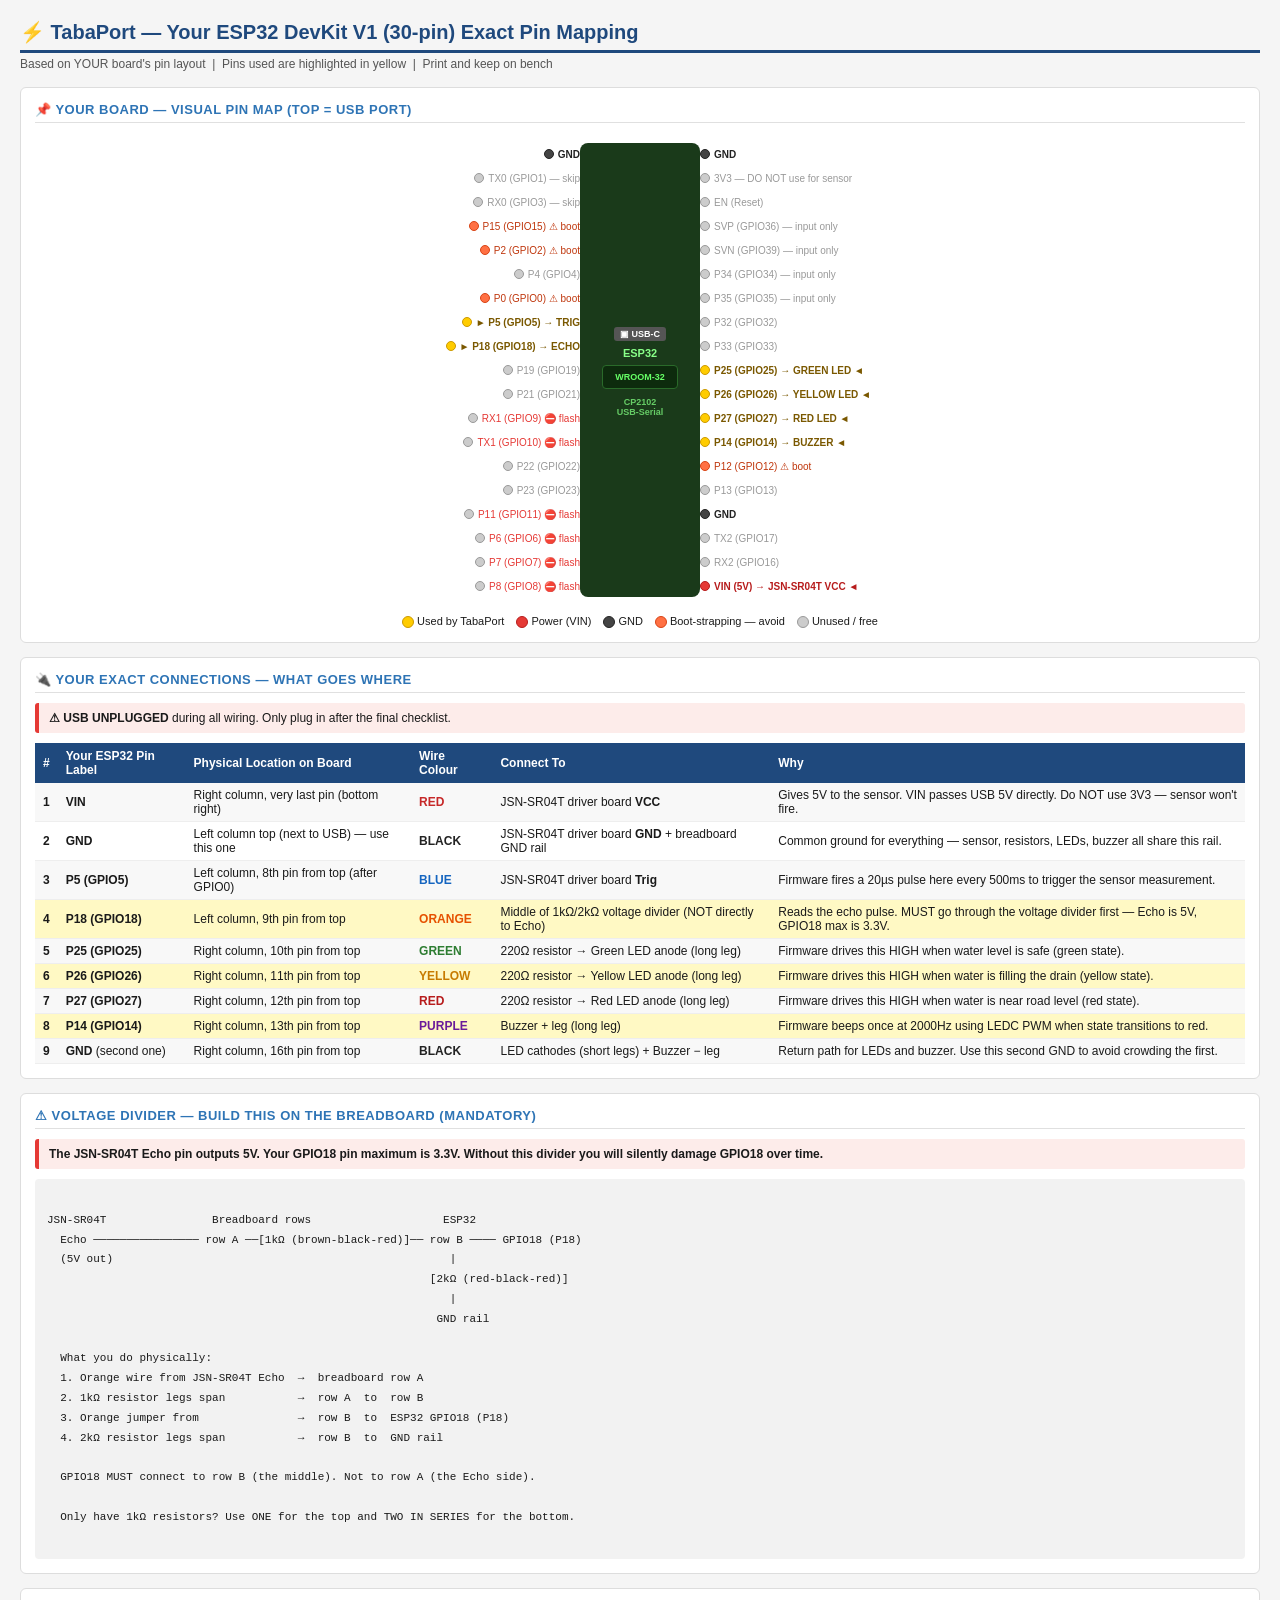
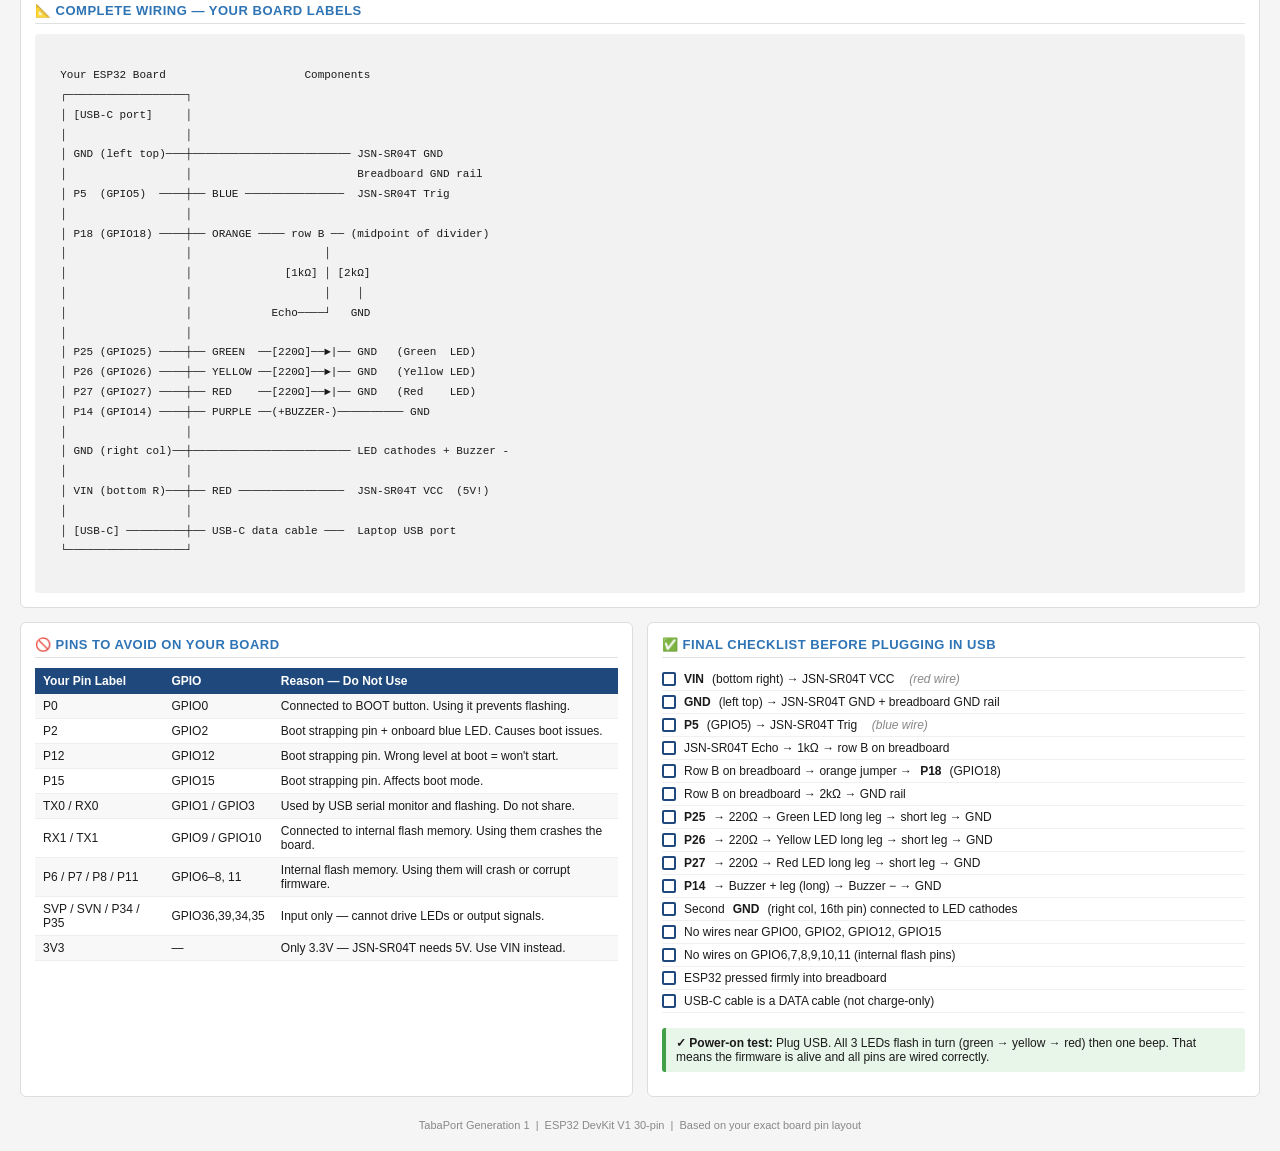
<file: docs/phase3/wiring-sheet.html>
<!DOCTYPE html>
<html lang="en">
<head>
<meta charset="UTF-8">
<title>TabaPort — Your ESP32 Pin Mapping</title>
<style>
  * { box-sizing: border-box; margin: 0; padding: 0; }
  body { font-family: 'Segoe UI', Arial, sans-serif; font-size: 13px; background: #f5f5f5; color: #1a1a1a; padding: 20px; }
  h1 { font-size: 20px; color: #1F497D; border-bottom: 3px solid #1F497D; padding-bottom: 6px; margin-bottom: 4px; }
  .subtitle { color: #555; font-size: 12px; margin-bottom: 16px; }
  .grid { display: grid; grid-template-columns: 1fr 1fr; gap: 14px; }
  .full { grid-column: 1 / -1; }
  .card { background: #fff; border-radius: 6px; border: 1px solid #ddd; padding: 14px; }
  .card h2 { font-size: 13px; font-weight: 700; color: #2E74B5; border-bottom: 1px solid #e0e0e0; padding-bottom: 5px; margin-bottom: 10px; text-transform: uppercase; letter-spacing: 0.5px; }
  table { width: 100%; border-collapse: collapse; font-size: 12px; }
  th { background: #1F497D; color: #fff; padding: 6px 8px; text-align: left; font-weight: 600; }
  td { padding: 5px 8px; border-bottom: 1px solid #eee; vertical-align: middle; }
  tr:nth-child(even) td { background: #f8f8f8; }
  .warn  { background: #fff3cd; border-left: 4px solid #e6a817; padding: 8px 10px; border-radius: 3px; font-size: 12px; margin-bottom: 10px; }
  .danger{ background: #fdecea; border-left: 4px solid #e53935; padding: 8px 10px; border-radius: 3px; font-size: 12px; margin-bottom: 10px; }
  .ok    { background: #e8f5e9; border-left: 4px solid #43a047; padding: 8px 10px; border-radius: 3px; font-size: 12px; margin-bottom: 10px; }
  .info  { background: #e3f2fd; border-left: 4px solid #1565c0; padding: 8px 10px; border-radius: 3px; font-size: 12px; margin-bottom: 10px; }

  .board-wrap { display: flex; justify-content: center; padding: 10px 0; }
  .board { display: grid; grid-template-columns: 110px 120px 110px; gap: 0; }
  .board-center { background: #1a3a1a; border-radius: 8px; display: flex; flex-direction: column; align-items: center; justify-content: center; padding: 10px 8px; color: #aaffaa; font-size: 10px; font-weight: 700; text-align: center; min-width: 120px; }
  .board-center .chip { background: #0d2b0d; border: 1px solid #2a6a2a; border-radius: 4px; padding: 6px 12px; margin: 4px 0; font-size: 9px; color: #66ff66; }
  .pin-col { display: flex; flex-direction: column; gap: 2px; }
  .pin-col.right { align-items: flex-start; }
  .pin-col.left  { align-items: flex-end; }
  .pin-row { display: flex; align-items: center; gap: 4px; font-size: 10px; height: 22px; }
  .pin-row.left  { flex-direction: row-reverse; }
  .dot { width: 10px; height: 10px; border-radius: 50%; border: 1px solid #333; flex-shrink: 0; }
  .dot-use   { background: #ffcc00; border-color: #cc9900; }
  .dot-gnd   { background: #444; border-color: #222; }
  .dot-pwr   { background: #e53935; border-color: #b71c1c; }
  .dot-skip  { background: #ccc; border-color: #999; }
  .dot-boot  { background: #ff7043; border-color: #d84315; }
  .lbl { font-size: 10px; color: #333; white-space: nowrap; }
  .lbl-use   { color: #7a5800; font-weight: 700; }
  .lbl-gnd   { color: #222; font-weight: 700; }
  .lbl-pwr   { color: #b71c1c; font-weight: 700; }
  .lbl-skip  { color: #999; }
  .lbl-boot  { color: #bf360c; }
  .tag { display: inline-block; padding: 1px 5px; border-radius: 3px; font-size: 10px; font-weight: 700; }
  .tag-use  { background: #fff9c4; color: #7a5800; border: 1px solid #f9a825; }
  .tag-skip { background: #fce4ec; color: #880e4f; border: 1px solid #f48fb1; }
  .tag-ok   { background: #e8f5e9; color: #1b5e20; border: 1px solid #81c784; }
  .usb-box  { background: #555; color: #fff; border-radius: 3px; padding: 2px 6px; font-size: 9px; text-align: center; margin: 4px auto; }
  .step { display:flex; gap:10px; margin-bottom:8px; align-items:flex-start; }
  .step-num { background:#1F497D; color:#fff; border-radius:50%; width:22px; height:22px; min-width:22px; display:flex; align-items:center; justify-content:center; font-weight:700; font-size:12px; }
  .step-text { padding-top:2px; font-size:12px; line-height:1.5; }
  .checklist { list-style:none; }
  .checklist li { padding:4px 0; font-size:12px; display:flex; align-items:center; gap:8px; border-bottom:1px solid #f0f0f0; }
  .box { width:14px; height:14px; min-width:14px; border:2px solid #1F497D; border-radius:2px; display:inline-block; }
  .diagram { font-family:'Courier New',monospace; font-size:11px; background:#f2f2f2; padding:12px; border-radius:4px; line-height:1.8; white-space:pre; overflow-x:auto; }
  .footer { grid-column:1/-1; text-align:center; color:#888; font-size:11px; margin-top:8px; }
  code { background:#f0f0f0; padding:1px 4px; border-radius:3px; font-size:11px; }
</style>
</head>
<body>

<h1>⚡ TabaPort — Your ESP32 DevKit V1 (30-pin) Exact Pin Mapping</h1>
<p class="subtitle">Based on YOUR board's pin layout &nbsp;|&nbsp; Pins used are highlighted in yellow &nbsp;|&nbsp; Print and keep on bench</p>

<div class="grid">

<!-- BOARD DIAGRAM -->
<div class="card full">
  <h2>📌 Your Board — Visual Pin Map (Top = USB Port)</h2>
  <div class="board-wrap">
    <div class="board">

      <!-- LEFT COLUMN (left side of board, top to bottom) -->
      <div class="pin-col left">
        <div class="pin-row left"><span class="lbl lbl-gnd">GND</span><span class="dot dot-gnd"></span></div>
        <div class="pin-row left"><span class="lbl lbl-skip">TX0 (GPIO1) — skip</span><span class="dot dot-skip"></span></div>
        <div class="pin-row left"><span class="lbl lbl-skip">RX0 (GPIO3) — skip</span><span class="dot dot-skip"></span></div>
        <div class="pin-row left"><span class="lbl lbl-boot">P15 (GPIO15) ⚠ boot</span><span class="dot dot-boot"></span></div>
        <div class="pin-row left"><span class="lbl lbl-boot">P2 (GPIO2) ⚠ boot</span><span class="dot dot-boot"></span></div>
        <div class="pin-row left"><span class="lbl lbl-skip">P4 (GPIO4)</span><span class="dot dot-skip"></span></div>
        <div class="pin-row left"><span class="lbl lbl-boot">P0 (GPIO0) ⚠ boot</span><span class="dot dot-boot"></span></div>
        <div class="pin-row left"><span class="lbl lbl-use">► P5 (GPIO5) → TRIG</span><span class="dot dot-use"></span></div>
        <div class="pin-row left"><span class="lbl lbl-use">► P18 (GPIO18) → ECHO</span><span class="dot dot-use"></span></div>
        <div class="pin-row left"><span class="lbl lbl-skip">P19 (GPIO19)</span><span class="dot dot-skip"></span></div>
        <div class="pin-row left"><span class="lbl lbl-skip">P21 (GPIO21)</span><span class="dot dot-skip"></span></div>
        <div class="pin-row left"><span class="lbl lbl-skip" style="color:#e53935">RX1 (GPIO9) ⛔ flash</span><span class="dot dot-skip"></span></div>
        <div class="pin-row left"><span class="lbl lbl-skip" style="color:#e53935">TX1 (GPIO10) ⛔ flash</span><span class="dot dot-skip"></span></div>
        <div class="pin-row left"><span class="lbl lbl-skip">P22 (GPIO22)</span><span class="dot dot-skip"></span></div>
        <div class="pin-row left"><span class="lbl lbl-skip">P23 (GPIO23)</span><span class="dot dot-skip"></span></div>
        <div class="pin-row left"><span class="lbl lbl-skip" style="color:#e53935">P11 (GPIO11) ⛔ flash</span><span class="dot dot-skip"></span></div>
        <div class="pin-row left"><span class="lbl lbl-skip" style="color:#e53935">P6 (GPIO6) ⛔ flash</span><span class="dot dot-skip"></span></div>
        <div class="pin-row left"><span class="lbl lbl-skip" style="color:#e53935">P7 (GPIO7) ⛔ flash</span><span class="dot dot-skip"></span></div>
        <div class="pin-row left"><span class="lbl lbl-skip" style="color:#e53935">P8 (GPIO8) ⛔ flash</span><span class="dot dot-skip"></span></div>
      </div>

      <!-- BOARD CENTER -->
      <div class="board-center">
        <div class="usb-box">▣ USB-C</div>
        <div style="font-size:11px; color:#88ff88; margin:2px 0">ESP32</div>
        <div class="chip">WROOM-32</div>
        <div style="font-size:9px; color:#66cc66; margin-top:4px">CP2102</div>
        <div style="font-size:9px; color:#66cc66">USB-Serial</div>
      </div>

      <!-- RIGHT COLUMN (right side of board, top to bottom) -->
      <div class="pin-col right">
        <div class="pin-row"><span class="dot dot-gnd"></span><span class="lbl lbl-gnd">GND</span></div>
        <div class="pin-row"><span class="dot dot-skip"></span><span class="lbl lbl-skip">3V3 — DO NOT use for sensor</span></div>
        <div class="pin-row"><span class="dot dot-skip"></span><span class="lbl lbl-skip">EN (Reset)</span></div>
        <div class="pin-row"><span class="dot dot-skip"></span><span class="lbl lbl-skip">SVP (GPIO36) — input only</span></div>
        <div class="pin-row"><span class="dot dot-skip"></span><span class="lbl lbl-skip">SVN (GPIO39) — input only</span></div>
        <div class="pin-row"><span class="dot dot-skip"></span><span class="lbl lbl-skip">P34 (GPIO34) — input only</span></div>
        <div class="pin-row"><span class="dot dot-skip"></span><span class="lbl lbl-skip">P35 (GPIO35) — input only</span></div>
        <div class="pin-row"><span class="dot dot-skip"></span><span class="lbl lbl-skip">P32 (GPIO32)</span></div>
        <div class="pin-row"><span class="dot dot-skip"></span><span class="lbl lbl-skip">P33 (GPIO33)</span></div>
        <div class="pin-row"><span class="dot dot-use"></span><span class="lbl lbl-use">P25 (GPIO25) → GREEN LED ◄</span></div>
        <div class="pin-row"><span class="dot dot-use"></span><span class="lbl lbl-use">P26 (GPIO26) → YELLOW LED ◄</span></div>
        <div class="pin-row"><span class="dot dot-use"></span><span class="lbl lbl-use">P27 (GPIO27) → RED LED ◄</span></div>
        <div class="pin-row"><span class="dot dot-use"></span><span class="lbl lbl-use">P14 (GPIO14) → BUZZER ◄</span></div>
        <div class="pin-row"><span class="dot dot-boot"></span><span class="lbl lbl-boot">P12 (GPIO12) ⚠ boot</span></div>
        <div class="pin-row"><span class="dot dot-skip"></span><span class="lbl lbl-skip">P13 (GPIO13)</span></div>
        <div class="pin-row"><span class="dot dot-gnd"></span><span class="lbl lbl-gnd">GND</span></div>
        <div class="pin-row"><span class="dot dot-skip"></span><span class="lbl lbl-skip">TX2 (GPIO17)</span></div>
        <div class="pin-row"><span class="dot dot-skip"></span><span class="lbl lbl-skip">RX2 (GPIO16)</span></div>
        <div class="pin-row"><span class="dot dot-pwr"></span><span class="lbl lbl-pwr">VIN (5V) → JSN-SR04T VCC ◄</span></div>
      </div>

    </div>
  </div>
  <div style="display:flex; gap:12px; justify-content:center; margin-top:8px; font-size:11px; flex-wrap:wrap;">
    <span><span style="display:inline-block;width:12px;height:12px;background:#ffcc00;border:1px solid #cc9900;border-radius:50%;vertical-align:middle"></span> Used by TabaPort</span>
    <span><span style="display:inline-block;width:12px;height:12px;background:#e53935;border:1px solid #b71c1c;border-radius:50%;vertical-align:middle"></span> Power (VIN)</span>
    <span><span style="display:inline-block;width:12px;height:12px;background:#444;border:1px solid #222;border-radius:50%;vertical-align:middle"></span> GND</span>
    <span><span style="display:inline-block;width:12px;height:12px;background:#ff7043;border:1px solid #d84315;border-radius:50%;vertical-align:middle"></span> Boot-strapping — avoid</span>
    <span><span style="display:inline-block;width:12px;height:12px;background:#ccc;border:1px solid #999;border-radius:50%;vertical-align:middle"></span> Unused / free</span>
  </div>
</div>

<!-- EXACT PIN TABLE -->
<div class="card full">
  <h2>🔌 Your Exact Connections — What Goes Where</h2>
  <div class="danger"><strong>⚠ USB UNPLUGGED</strong> during all wiring. Only plug in after the final checklist.</div>
  <table>
    <tr>
      <th>#</th>
      <th>Your ESP32 Pin Label</th>
      <th>Physical Location on Board</th>
      <th>Wire Colour</th>
      <th>Connect To</th>
      <th>Why</th>
    </tr>
    <tr style="background:#fff9c4">
      <td><strong>1</strong></td>
      <td><strong>VIN</strong></td>
      <td>Right column, very last pin (bottom right)</td>
      <td style="color:#c62828;font-weight:700">RED</td>
      <td>JSN-SR04T driver board <strong>VCC</strong></td>
      <td>Gives 5V to the sensor. VIN passes USB 5V directly. Do NOT use 3V3 — sensor won't fire.</td>
    </tr>
    <tr>
      <td><strong>2</strong></td>
      <td><strong>GND</strong></td>
      <td>Left column top (next to USB) — use this one</td>
      <td style="color:#222;font-weight:700">BLACK</td>
      <td>JSN-SR04T driver board <strong>GND</strong> + breadboard GND rail</td>
      <td>Common ground for everything — sensor, resistors, LEDs, buzzer all share this rail.</td>
    </tr>
    <tr style="background:#fff9c4">
      <td><strong>3</strong></td>
      <td><strong>P5 (GPIO5)</strong></td>
      <td>Left column, 8th pin from top (after GPIO0)</td>
      <td style="color:#1565c0;font-weight:700">BLUE</td>
      <td>JSN-SR04T driver board <strong>Trig</strong></td>
      <td>Firmware fires a 20µs pulse here every 500ms to trigger the sensor measurement.</td>
    </tr>
    <tr style="background:#fff9c4">
      <td><strong>4</strong></td>
      <td><strong>P18 (GPIO18)</strong></td>
      <td>Left column, 9th pin from top</td>
      <td style="color:#e65100;font-weight:700">ORANGE</td>
      <td>Middle of 1kΩ/2kΩ voltage divider (NOT directly to Echo)</td>
      <td>Reads the echo pulse. MUST go through the voltage divider first — Echo is 5V, GPIO18 max is 3.3V.</td>
    </tr>
    <tr style="background:#fff9c4">
      <td><strong>5</strong></td>
      <td><strong>P25 (GPIO25)</strong></td>
      <td>Right column, 10th pin from top</td>
      <td style="color:#2e7d32;font-weight:700">GREEN</td>
      <td>220Ω resistor → Green LED anode (long leg)</td>
      <td>Firmware drives this HIGH when water level is safe (green state).</td>
    </tr>
    <tr style="background:#fff9c4">
      <td><strong>6</strong></td>
      <td><strong>P26 (GPIO26)</strong></td>
      <td>Right column, 11th pin from top</td>
      <td style="color:#c77b00;font-weight:700">YELLOW</td>
      <td>220Ω resistor → Yellow LED anode (long leg)</td>
      <td>Firmware drives this HIGH when water is filling the drain (yellow state).</td>
    </tr>
    <tr style="background:#fff9c4">
      <td><strong>7</strong></td>
      <td><strong>P27 (GPIO27)</strong></td>
      <td>Right column, 12th pin from top</td>
      <td style="color:#b71c1c;font-weight:700">RED</td>
      <td>220Ω resistor → Red LED anode (long leg)</td>
      <td>Firmware drives this HIGH when water is near road level (red state).</td>
    </tr>
    <tr style="background:#fff9c4">
      <td><strong>8</strong></td>
      <td><strong>P14 (GPIO14)</strong></td>
      <td>Right column, 13th pin from top</td>
      <td style="color:#6a1b9a;font-weight:700">PURPLE</td>
      <td>Buzzer + leg (long leg)</td>
      <td>Firmware beeps once at 2000Hz using LEDC PWM when state transitions to red.</td>
    </tr>
    <tr>
      <td><strong>9</strong></td>
      <td><strong>GND</strong> (second one)</td>
      <td>Right column, 16th pin from top</td>
      <td style="color:#222;font-weight:700">BLACK</td>
      <td>LED cathodes (short legs) + Buzzer − leg</td>
      <td>Return path for LEDs and buzzer. Use this second GND to avoid crowding the first.</td>
    </tr>
  </table>
</div>

<!-- VOLTAGE DIVIDER -->
<div class="card full">
  <h2>⚠ Voltage Divider — Build This on the Breadboard (Mandatory)</h2>
  <div class="danger"><strong>The JSN-SR04T Echo pin outputs 5V. Your GPIO18 pin maximum is 3.3V. Without this divider you will silently damage GPIO18 over time.</strong></div>
  <div class="diagram">
JSN-SR04T                Breadboard rows                    ESP32
  Echo ──────────────── row A ──[1kΩ (brown-black-red)]── row B ──── GPIO18 (P18)
  (5V out)                                                   |
                                                          [2kΩ (red-black-red)]
                                                             |
                                                           GND rail

  What you do physically:
  1. Orange wire from JSN-SR04T Echo  →  breadboard row A
  2. 1kΩ resistor legs span           →  row A  to  row B
  3. Orange jumper from               →  row B  to  ESP32 GPIO18 (P18)
  4. 2kΩ resistor legs span           →  row B  to  GND rail

  GPIO18 MUST connect to row B (the middle). Not to row A (the Echo side).

  Only have 1kΩ resistors? Use ONE for the top and TWO IN SERIES for the bottom.
  </div>
</div>

<!-- WIRING DIAGRAM -->
<div class="card full">
  <h2>📐 Complete Wiring — Your Board Labels</h2>
  <div class="diagram">
  Your ESP32 Board                     Components
  ┌──────────────────┐
  │ [USB-C port]     │
  │                  │
  │ GND (left top)───┼──────────────────────── JSN-SR04T GND
  │                  │                         Breadboard GND rail
  │ P5  (GPIO5)  ────┼── BLUE ───────────────  JSN-SR04T Trig
  │                  │
  │ P18 (GPIO18) ────┼── ORANGE ──── row B ── (midpoint of divider)
  │                  │                    │
  │                  │              [1kΩ] │ [2kΩ]
  │                  │                    │    │
  │                  │            Echo────┘   GND
  │                  │
  │ P25 (GPIO25) ────┼── GREEN  ──[220Ω]──►|── GND   (Green  LED)
  │ P26 (GPIO26) ────┼── YELLOW ──[220Ω]──►|── GND   (Yellow LED)
  │ P27 (GPIO27) ────┼── RED    ──[220Ω]──►|── GND   (Red    LED)
  │ P14 (GPIO14) ────┼── PURPLE ──(+BUZZER-)────────── GND
  │                  │
  │ GND (right col)──┼──────────────────────── LED cathodes + Buzzer -
  │                  │
  │ VIN (bottom R)───┼── RED ────────────────  JSN-SR04T VCC  (5V!)
  │                  │
  │ [USB-C] ─────────┼── USB-C data cable ───  Laptop USB port
  └──────────────────┘
  </div>
</div>

<!-- PINS TO AVOID -->
<div class="card">
  <h2>🚫 Pins to Avoid on Your Board</h2>
  <table>
    <tr><th>Your Pin Label</th><th>GPIO</th><th>Reason — Do Not Use</th></tr>
    <tr><td>P0</td><td>GPIO0</td><td>Connected to BOOT button. Using it prevents flashing.</td></tr>
    <tr><td>P2</td><td>GPIO2</td><td>Boot strapping pin + onboard blue LED. Causes boot issues.</td></tr>
    <tr><td>P12</td><td>GPIO12</td><td>Boot strapping pin. Wrong level at boot = won't start.</td></tr>
    <tr><td>P15</td><td>GPIO15</td><td>Boot strapping pin. Affects boot mode.</td></tr>
    <tr><td>TX0 / RX0</td><td>GPIO1 / GPIO3</td><td>Used by USB serial monitor and flashing. Do not share.</td></tr>
    <tr><td>RX1 / TX1</td><td>GPIO9 / GPIO10</td><td>Connected to internal flash memory. Using them crashes the board.</td></tr>
    <tr><td>P6 / P7 / P8 / P11</td><td>GPIO6–8, 11</td><td>Internal flash memory. Using them will crash or corrupt firmware.</td></tr>
    <tr><td>SVP / SVN / P34 / P35</td><td>GPIO36,39,34,35</td><td>Input only — cannot drive LEDs or output signals.</td></tr>
    <tr><td>3V3</td><td>—</td><td>Only 3.3V — JSN-SR04T needs 5V. Use VIN instead.</td></tr>
  </table>
</div>

<!-- CHECKLIST -->
<div class="card">
  <h2>✅ Final Checklist Before Plugging In USB</h2>
  <ul class="checklist">
    <li><span class="box"></span> <strong>VIN</strong> (bottom right) → JSN-SR04T VCC &nbsp;<em style="color:#888">(red wire)</em></li>
    <li><span class="box"></span> <strong>GND</strong> (left top) → JSN-SR04T GND + breadboard GND rail</li>
    <li><span class="box"></span> <strong>P5</strong> (GPIO5) → JSN-SR04T Trig &nbsp;<em style="color:#888">(blue wire)</em></li>
    <li><span class="box"></span> JSN-SR04T Echo → 1kΩ → row B on breadboard</li>
    <li><span class="box"></span> Row B on breadboard → orange jumper → <strong>P18</strong> (GPIO18)</li>
    <li><span class="box"></span> Row B on breadboard → 2kΩ → GND rail</li>
    <li><span class="box"></span> <strong>P25</strong> → 220Ω → Green LED long leg → short leg → GND</li>
    <li><span class="box"></span> <strong>P26</strong> → 220Ω → Yellow LED long leg → short leg → GND</li>
    <li><span class="box"></span> <strong>P27</strong> → 220Ω → Red LED long leg → short leg → GND</li>
    <li><span class="box"></span> <strong>P14</strong> → Buzzer + leg (long) → Buzzer − → GND</li>
    <li><span class="box"></span> Second <strong>GND</strong> (right col, 16th pin) connected to LED cathodes</li>
    <li><span class="box"></span> No wires near GPIO0, GPIO2, GPIO12, GPIO15</li>
    <li><span class="box"></span> No wires on GPIO6,7,8,9,10,11 (internal flash pins)</li>
    <li><span class="box"></span> ESP32 pressed firmly into breadboard</li>
    <li><span class="box"></span> USB-C cable is a DATA cable (not charge-only)</li>
  </ul>
  <br>
  <div class="ok"><strong>✓ Power-on test:</strong> Plug USB. All 3 LEDs flash in turn (green → yellow → red) then one beep. That means the firmware is alive and all pins are wired correctly.</div>
</div>

<div class="footer">
  TabaPort Generation 1 &nbsp;|&nbsp; ESP32 DevKit V1 30-pin &nbsp;|&nbsp; Based on your exact board pin layout
</div>

</div>
</body>
</html>
</file>
